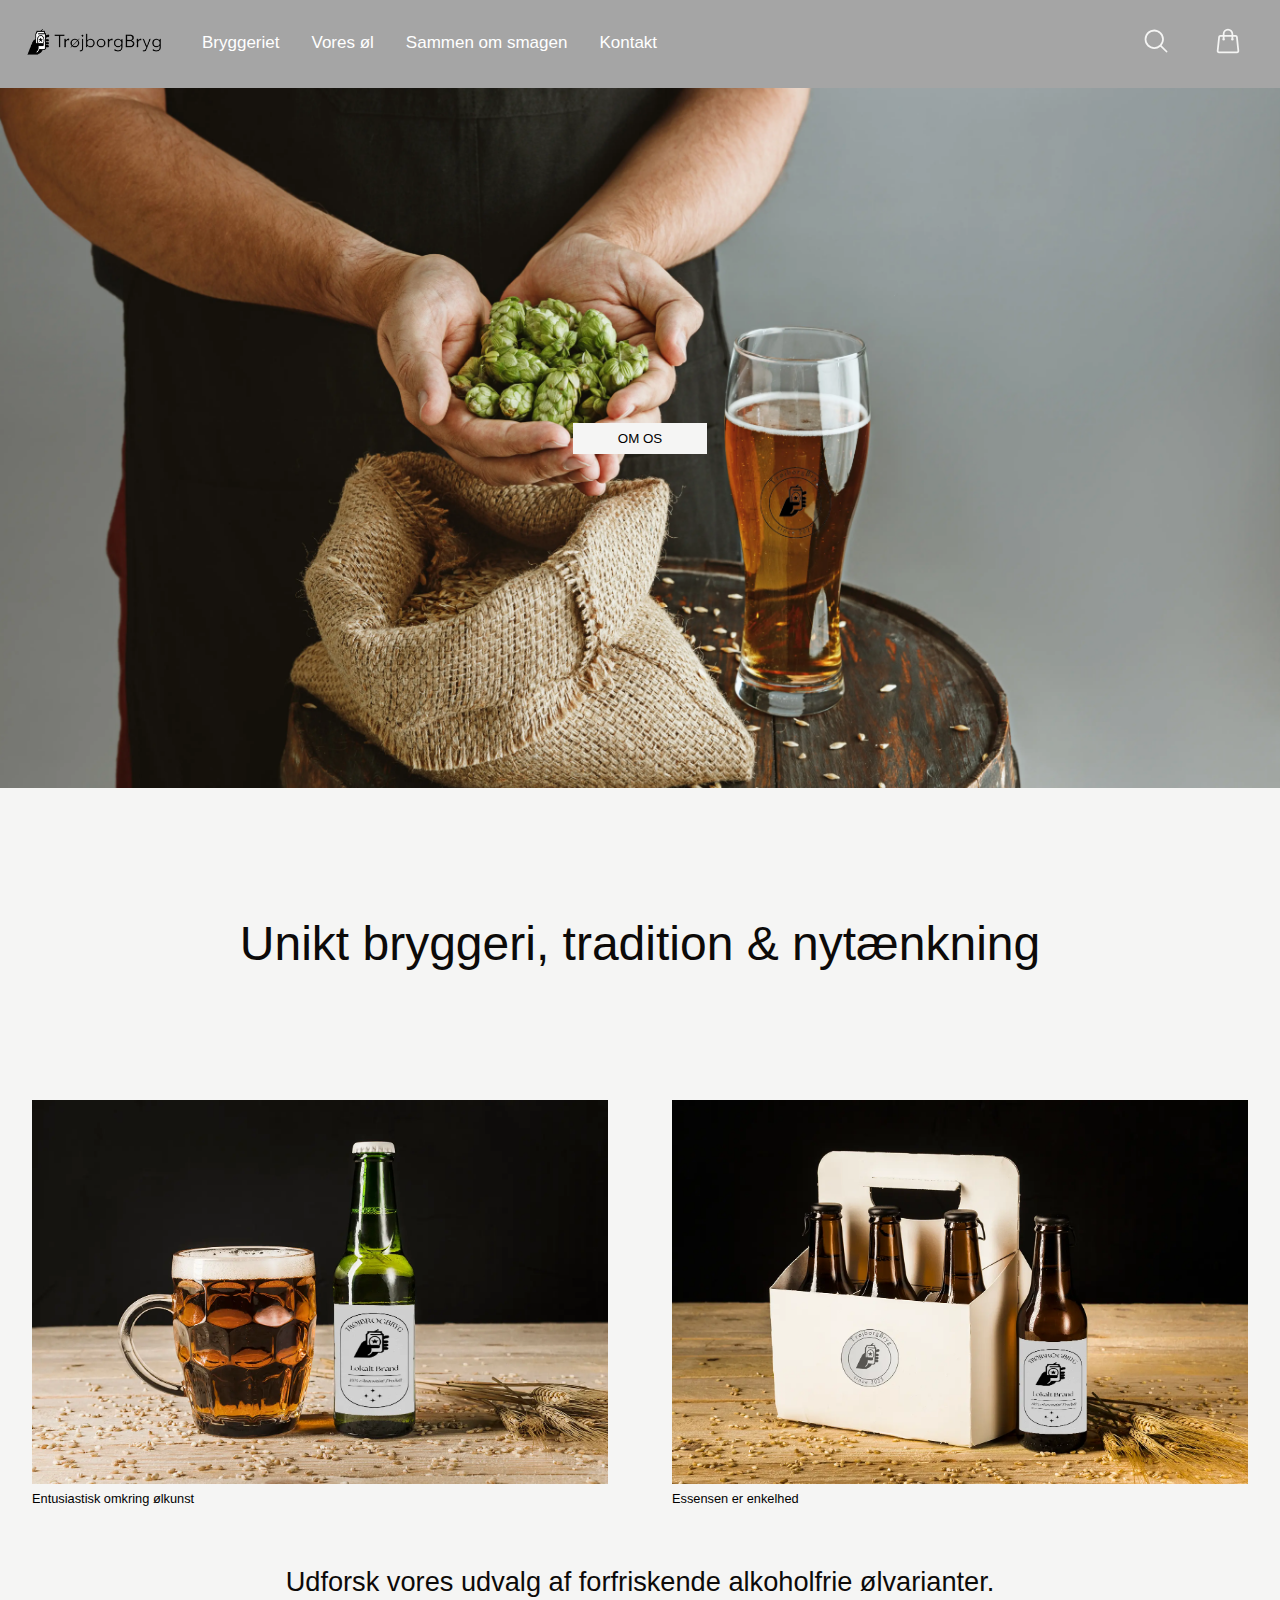
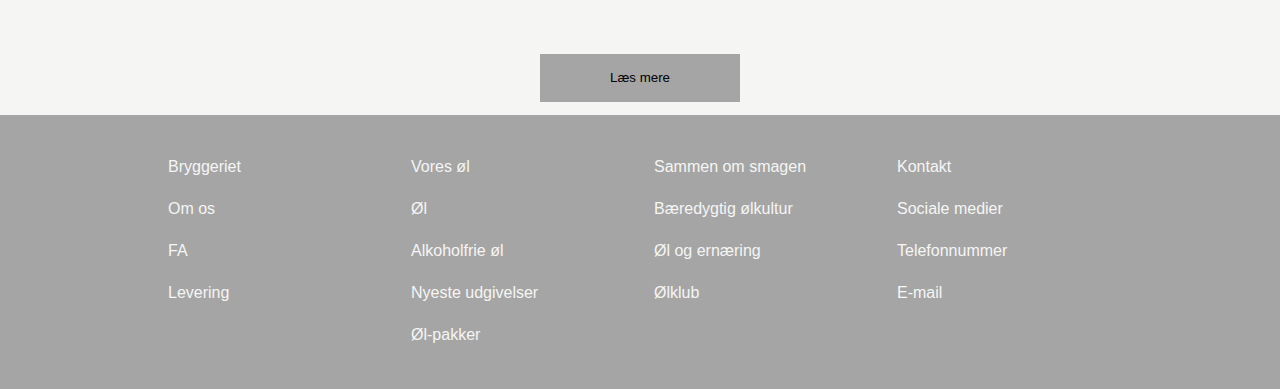
<file: index.html>
<!DOCTYPE html>
<html lang="da">
  <!-- Deklaration af dokumenttype og sprog -->
  <head>
    <!-- Metadata, titel, favicon, stilsheets og scriptreferencer -->
    <meta charset="UTF-8" />
    <meta name="viewport" content="width=device-width, initial-scale=1.0" />
    <meta name="description" content="Alkoholfri øl fra TrøjborgBryg" />
    <meta name="keywords" content="bryggeri, alkholfri øl" />
    <title>TrøjbrogBryg</title>
    <link rel="icon" type="image/webp" href="images/logo2.webp" />
    <link rel="stylesheet" href="css/style.css" />
    <!-- Ekstern skrifttype fra Fontshare -->
    <link
      href="https://api.fontshare.com/v2/css?f%5B%5D=montserrat@500,700,701,801,200,401,301,400,601,100,101,201,800,300,600,501&display=swap"
      rel="stylesheet"
    />
    <!-- Script til mobilnavigation -->
    <script src="m.nav.js"></script>
  </head>
  <body>
    <!-- Header, hovedindhold, footer og tilbage-til-top knap -->
    <header>
      <!-- Navigationselementer, herunder logo, dropdowns og ikoner -->
      <div class="navmenu" id="mynavmenu">
        <div>
          <!-- Logo -->
          <a href="index.html"><img src="images/logo.webp" alt="logo" /></a>
        </div>
        <!-- Dropdown-menuer for forskellige sektioner -->
        <div class="skjultmenu">
          <button class="skjulknap">
            Bryggeriet
            <i class="fa fa-caret-down"></i>
          </button>
          <div class="skjultmenu-content">
            <a href="om.html">Om os</a>
            <a href="error.html">FAQ</a>
            <a href="error.html">Levering</a>
          </div>
        </div>
        <div class="skjultmenu">
          <button class="skjulknap">
            Vores øl
            <i class="fa fa-caret-down"></i>
          </button>
          <div class="skjultmenu-content">
            <a href="alkoholfri.html">Øl</a>
            <a href="alkoholfri.html">Alkoholfrie øl</a>
            <a href="alkoholfri.html">Nyeste udgivelser</a>
            <a href="error.html">Øl-pakker</a>
          </div>
        </div>
        <div class="skjultmenu">
          <button class="skjulknap">
            Sammen om smagen
            <i class="fa fa-caret-down"></i>
          </button>
          <div class="skjultmenu-content">
            <a href="kultur.html">Bæredygtig ølkultur</a>
            <a href="ølogernæring.html">Øl og ernæring</a>
            <a href="error.html">Ølklub</a>
          </div>
        </div>
        <div class="skjultmenu">
          <button class="skjulknap">
            Kontakt
            <i class="fa fa-caret-down"></i>
          </button>
          <div class="skjultmenu-content">
            <a href="error.html">Sociale medier</a>
            <a href="error.html">Telefonnummer</a>
            <a href="error.html">E-mail</a>
          </div>
        </div>
        <!-- Søge- og indkøbskurv ikoner -->
        <div class="toplinje__icons">
          <a href="error.html"
            ><button class="toplinje__search" aria-label="Søg">
              <!-- SVG-ikon for søgefunktion -->
              <svg
                xmlns="http://www.w3.org/2000/svg"
                viewBox="0 0 24 24"
                fill="currentColor"
              >
                <path
                  fill-rule="evenodd"
                  d="M10.5 3.75a6.75 6.75 0 100 13.5 6.75 6.75 0 000-13.5zM2.25 10.5a8.25 8.25 0 1114.59 5.28l4.69 4.69a.75.75 0 11-1.06 1.06l-4.69-4.69A8.25 8.25 0 012.25 10.5z"
                  clip-rule="evenodd"
                />
              </svg></button
          ></a>
          <a href="error.html"
            ><button class="toplinje__shopping" aria-label="Indkøbskurv">
              <!-- SVG-ikon for indkøbskurv -->
              <svg
                xmlns="http://www.w3.org/2000/svg"
                fill="none"
                viewBox="0 0 24 24"
                stroke-width="1.5"
                stroke="currentColor"
              >
                <path
                  stroke-linecap="round"
                  stroke-linejoin="round"
                  d="M15.75 10.5V6a3.75 3.75 0 10-7.5 0v4.5m11.356-1.993l1.263 12c.07.665-.45 1.243-1.119 1.243H4.25a1.125 1.125 0 01-1.12-1.243l1.264-12A1.125 1.125 0 015.513 7.5h12.974c.576 0 1.059.435 1.119 1.007zM8.625 10.5a.375.375 0 11-.75 0 .375.375 0 01.75 0zm7.5 0a.375.375 0 11-.75 0 .375.375 0 01.75 0z"
                />
              </svg>
            </button>
          </a>
        </div>
        <!-- Hamburger-ikon for mobilmenu -->
        <a
          href="javascript:void(0);"
          style="font-size: 35px"
          class="icon"
          onclick="myFunction()"
          >&#9776;</a
        >
      </div>
    </header>
    <main>
      <!-- Hero-sektion, tekstindhold og call-to-action knap -->
      <section class="container">
        <!-- Container til hero-banneret -->
        <div class="hero forside-banner">
          <a href="om.html">
            <button class="hero__button">OM OS</button>
          </a>
        </div>
      </section>

      <h1 id="overskrift1">Unikt bryggeri, tradition & nytænkning</h1>
      <!-- Bryg__container-sektion med billeder og tekst -->
      <section class="bryg__container">
        <div class="øl_container">
          <img class="øl" src="images/flaske.webp" alt="øl" />
        </div>
        <div class="text-container1">
          <p>Entusiastisk omkring ølkunst</p>
        </div>
        <div class="flereøl_container">
          <img class="flereøl" src="images/4flaske.webp" alt="flereøl" />
        </div>
        <div class="text-container2">
          <p>Essensen er enkelhed</p>
        </div>
      </section>
      <h3 class="underoverskrift1">
        Udforsk vores udvalg af forfriskende alkoholfrie ølvarianter.
      </h3>
      <div class="center">
        <a href="alkoholfri.html">
          <button class="grey-button">Læs mere</button>
        </a>
      </div>
    </main>

    <!-- Footer-sektion med faner og yderligere links -->
    <foot class="container">
      <div class="foot__pages">
        <div class="foot__w">
          <div class="wrap-1">
            <input type="radio" id="tab-1" name="tabs" />
            <label for="tab-1">
              <div>Lukket menu</div>
              <div class="kryds"></div>
            </label>
            <div class="content"></div>
          </div>
          <div class="wrap-5">
            <input type="radio" id="tab-5" name="tabs" />
            <label for="tab-5">
              <div>Bryggeriet</div>
              <div class="kryds"></div>
            </label>
            <div class="content">
              <a href="om.html">Om os</a>
              <a href="error.html">FAQ</a>
              <a href="error.html">Levering</a>
            </div>
          </div>
          <div class="wrap-2">
            <input type="radio" id="tab-2" name="tabs" />
            <label for="tab-2">
              <div>Vores øl</div>
              <div class="kryds"></div>
            </label>
            <div class="content">
              <a href="alkoholfri.html">Øl</a>
              <a href="alkoholfri.html">Alkoholfrie øl</a>
              <a href="alkoholfri.html">Nyeste udgivelser</a>
              <a href="error.html">Øl-pakker</a>
            </div>
          </div>
          <div class="wrap-3">
            <input type="radio" id="tab-3" name="tabs" />
            <label for="tab-3">
              <div>Sammen om smagen</div>
              <div class="kryds"></div>
            </label>
            <div class="content">
              <a href="kultur.html">Bæredygtig ølkultur</a>
              <a href="ølogernæring.html">Øl og ernæring</a>
              <a href="error.html">Ølklub</a>
            </div>
          </div>
          <div class="wrap-4">
            <input type="radio" id="tab-4" name="tabs" />
            <label for="tab-4">
              <div>Kontakt</div>
              <div class="kryds"></div>
            </label>
            <div class="content">
              <a href="error.html">Sociale medier</a>
              <a href="error.html">Telefonnummer</a>
              <a href="error.html">E-mail</a>
            </div>
          </div>
        </div>
      </div>

      <!-- Footer-sider med åbne links -->

      <div class="foot__pages2">
        <div class="foot__tilpas">
          <div class="foot-1">
            <p>
              <a href="#"><strong>Bryggeriet</strong></a>
            </p>
            <p><a href="om.html">Om os</a></p>
            <p><a href="error.html">FA</a></p>
            <p><a href="error.html">Levering</a></p>
          </div>
          <div class="foot-2">
            <p>
              <a href="error.html"><strong>Vores øl</strong></a>
            </p>
            <p><a href="alkoholfri.html">Øl</a></p>
            <p><a href="alkoholfri.html">Alkoholfrie øl</a></p>
            <p><a href="alkoholfri.html">Nyeste udgivelser</a></p>
            <p><a href="error.html">Øl-pakker</a></p>
          </div>
          <div class="foot-3">
            <p>
              <a href="#"><strong>Sammen om smagen</strong></a>
            </p>
            <p>
              <a href="kultur.html">Bæredygtig ølkultur</a>
            </p>
            <p><a href="ølogernæring.html">Øl og ernæring</a></p>
            <p><a href="error.html">Ølklub</a></p>
          </div>
          <div class="foot-4">
            <p>
              <a href="#"><strong>Kontakt</strong></a>
            </p>
            <p><a href="error.html">Sociale medier</a></p>
            <p><a href="error.html">Telefonnummer</a></p>
            <p><a href="error.html">E-mail</a></p>
          </div>
        </div>
      </div>
    </foot>
    <!-- Tilbage-til-top knap script -->
    <button id="toTopBtn">Tilbage til toppen</button>
    <script src="m.nav.js"></script>
  </body>
</html>
</file>
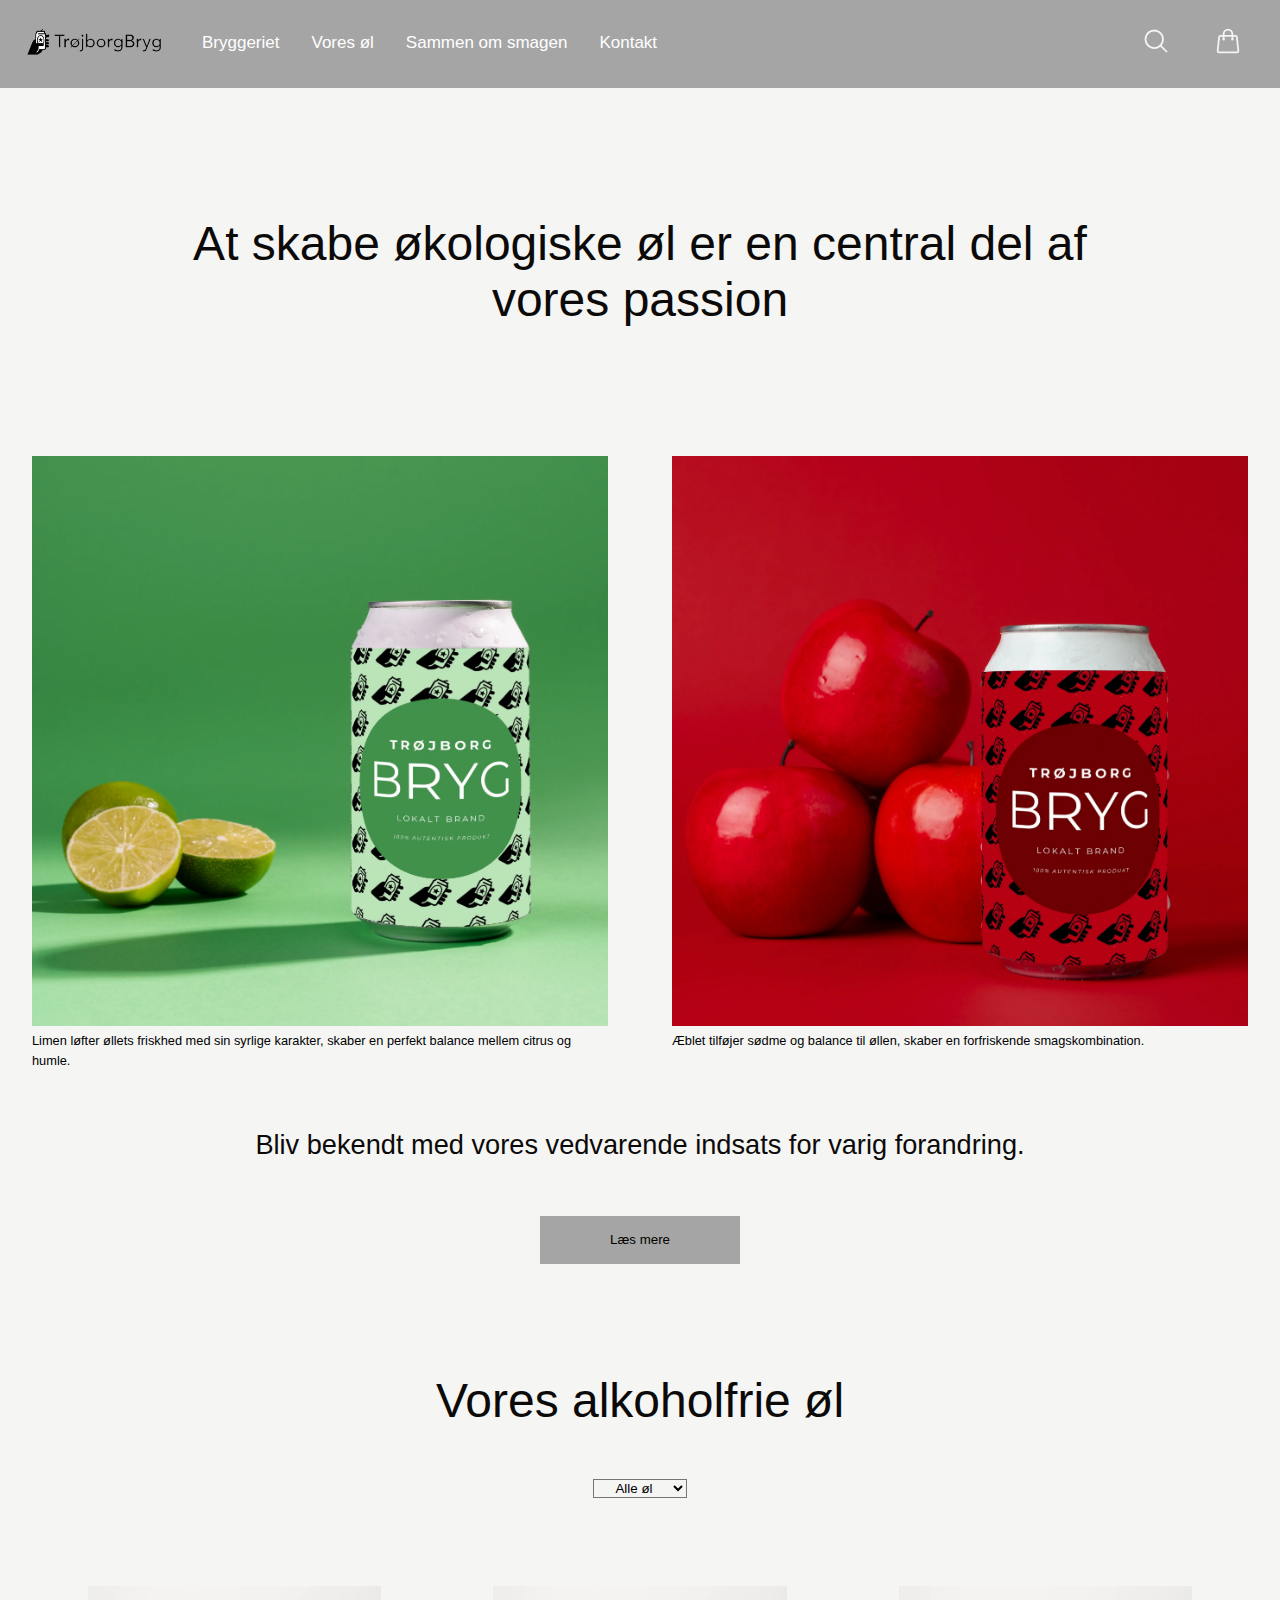
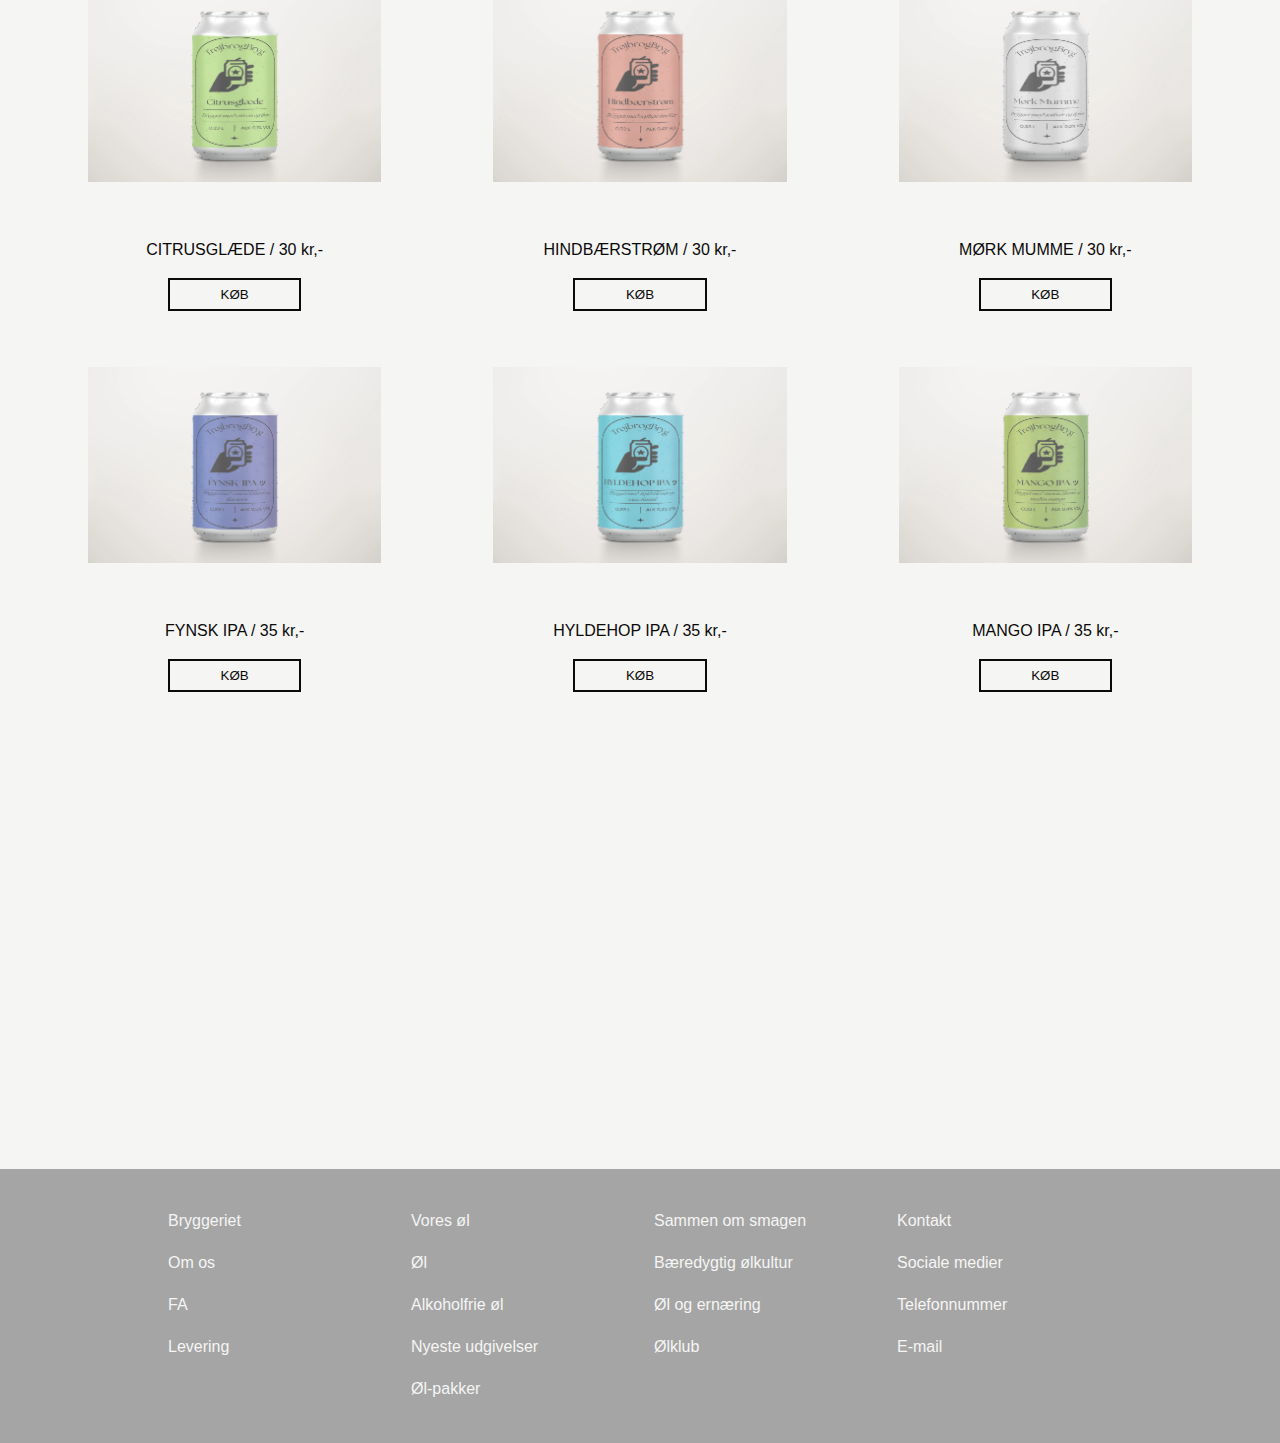
<file: alkoholfri.html>
<!DOCTYPE html>
<html lang="da">
  <!-- Deklaration af dokumenttype og sprog -->
  <head>
    <!-- Metadata, titel, favicon, stilsheets og scriptreferencer -->
    <meta charset="UTF-8" />
    <meta name="viewport" content="width=device-width, initial-scale=1.0" />
    <meta name="description" content="Alkoholfri øl fra TrøjborgBryg" />
    <meta name="keywords" content="bryggeri, alkholfri øl" />
    <title>TrøjbrogBryg</title>
    <link rel="icon" type="image/webp" href="images/logo2.webp" />
    <link rel="stylesheet" href="css/style.css" />
    <!-- Ekstern skrifttype fra Fontshare -->
    <link
      href="https://api.fontshare.com/v2/css?f%5B%5D=montserrat@500,700,701,801,200,401,301,400,601,100,101,201,800,300,600,501&display=swap"
      rel="stylesheet"
    />
    <!-- Script til mobilnavigation -->
    <script src="m.nav.js"></script>
  </head>
  <body>
    <!-- Header, hovedindhold, footer og tilbage-til-top knap -->
    <header>
      <!-- Navigationselementer, herunder logo, dropdowns og ikoner -->
      <div class="navmenu" id="mynavmenu">
        <div>
          <!-- Logo -->
          <a href="index.html"><img src="images/logo.webp" alt="logo" /></a>
        </div>
        <!-- Dropdown-menuer for forskellige sektioner -->
        <div class="skjultmenu">
          <button class="skjulknap">
            Bryggeriet
            <i class="fa fa-caret-down"></i>
          </button>
          <div class="skjultmenu-content">
            <a href="om.html">Om os</a>
            <a href="error.html">FAQ</a>
            <a href="error.html">Levering</a>
          </div>
        </div>
        <div class="skjultmenu">
          <button class="skjulknap">
            Vores øl
            <i class="fa fa-caret-down"></i>
          </button>
          <div class="skjultmenu-content">
            <a href="alkoholfri.html">Øl</a>
            <a href="alkoholfri.html">Alkoholfrie øl</a>
            <a href="alkoholfri.html">Nyeste udgivelser</a>
            <a href="error.html">Øl-pakker</a>
          </div>
        </div>
        <div class="skjultmenu">
          <button class="skjulknap">
            Sammen om smagen
            <i class="fa fa-caret-down"></i>
          </button>
          <div class="skjultmenu-content">
            <a href="kultur.html">Bæredygtig ølkultur</a>
            <a href="ølogernæring.html">Øl og ernæring</a>
            <a href="error.html">Ølklub</a>
          </div>
        </div>
        <div class="skjultmenu">
          <button class="skjulknap">
            Kontakt
            <i class="fa fa-caret-down"></i>
          </button>
          <div class="skjultmenu-content">
            <a href="error.html">Sociale medier</a>
            <a href="error.html">Telefonnummer</a>
            <a href="error.html">E-mail</a>
          </div>
        </div>
        <!-- Søge- og indkøbskurv ikoner -->
        <div class="toplinje__icons">
          <a href="error.html"
            ><button class="toplinje__search" aria-label="Søg">
              <!-- SVG-ikon for søgefunktion -->
              <svg
                xmlns="http://www.w3.org/2000/svg"
                viewBox="0 0 24 24"
                fill="currentColor"
              >
                <path
                  fill-rule="evenodd"
                  d="M10.5 3.75a6.75 6.75 0 100 13.5 6.75 6.75 0 000-13.5zM2.25 10.5a8.25 8.25 0 1114.59 5.28l4.69 4.69a.75.75 0 11-1.06 1.06l-4.69-4.69A8.25 8.25 0 012.25 10.5z"
                  clip-rule="evenodd"
                />
              </svg></button
          ></a>
          <a href="error.html"
            ><button class="toplinje__shopping" aria-label="Indkøbskurv">
              <!-- SVG-ikon for indkøbskurv -->
              <svg
                xmlns="http://www.w3.org/2000/svg"
                fill="none"
                viewBox="0 0 24 24"
                stroke-width="1.5"
                stroke="currentColor"
              >
                <path
                  stroke-linecap="round"
                  stroke-linejoin="round"
                  d="M15.75 10.5V6a3.75 3.75 0 10-7.5 0v4.5m11.356-1.993l1.263 12c.07.665-.45 1.243-1.119 1.243H4.25a1.125 1.125 0 01-1.12-1.243l1.264-12A1.125 1.125 0 015.513 7.5h12.974c.576 0 1.059.435 1.119 1.007zM8.625 10.5a.375.375 0 11-.75 0 .375.375 0 01.75 0zm7.5 0a.375.375 0 11-.75 0 .375.375 0 01.75 0z"
                />
              </svg>
            </button>
          </a>
        </div>
        <!-- Hamburger-ikon for mobilmenu -->
        <a
          href="javascript:void(0);"
          style="font-size: 35px"
          class="icon"
          onclick="myFunction()"
          >&#9776;</a
        >
      </div>
    </header>
    <main>
      <!-- Overskrift 1: Beskriver passionen for at skabe økologiske øl -->
      <h1 id="overskrift1">
        At skabe økologiske øl er en central del af vores passion
      </h1>
      <!-- Sektion med billeder og tekst om forskellige øltyper -->
      <section class="bryg__container">
        <div class="øl_container">
          <img class="øl" src="images/limelogo.webp" alt="øl" />
        </div>
        <div class="text-container1">
          <p>
            Limen løfter øllets friskhed med sin syrlige karakter, skaber en
            perfekt balance mellem citrus og humle.
          </p>
        </div>
        <div class="flereøl_container">
          <img class="flereøl" src="images/æblelogo.webp" alt="flereøl" />
        </div>
        <div class="text-container2">
          <p>
            Æblet tilføjer sødme og balance til øllen, skaber en forfriskende
            smagskombination.
          </p>
        </div>
      </section>
      <!-- Underoverskrift 1: Beskriver den vedvarende indsats for varig forandring -->
      <h3 class="underoverskrift1">
        Bliv bekendt med vores vedvarende indsats for varig forandring.
      </h3>
      <!-- Centralt placeret knap, der linker til en side om kultur -->
      <div class="center">
        <a href="kultur.html">
          <button class="grey-button">Læs mere</button>
        </a>
      </div>

      <!-- Sektion om alkoholfrie øl -->
      <section class="container">
        <!-- Overskrift 2: Beskriver kategorien "Vores alkoholfrie øl" -->
        <h1 id="overskrift2">Vores alkoholfrie øl</h1>

        <!-- Filtreringsmenu for at vælge kategori -->
        <label for="filterSelect">Vælg kategori:</label>
        <select id="filterSelect">
          <option value="alle">Alle øl</option>
          <option value="ipa">IPA</option>
          <option value="laveste">Laveste pris</option>
          <option value="højeste">Højeste pris</option>
        </select>
        <!-- Grid med billeder, navne, priser og købsknapper for forskellige øltyper -->
        <div class="bryg__kollage">
          <!-- Hver øl er repræsenteret som en individuel grid-enhed -->
          <div class="bryg1">
            <!-- Billede, navn, pris og købsknap for første øl -->
            <img src="images/citrusglæde.webp" alt="øl1" />
            <h3>CITRUSGLÆDE / 30 kr,-</h3>
            <a href="error.html"><button>KØB</button></a>
          </div>
          <div class="bryg2">
            <img src="images/hindbærstrøm.webp" alt="øl2" />
            <h3>HINDBÆRSTRØM / 30 kr,-</h3>
            <a href="error.html"><button>KØB</button></a>
          </div>
          <div class="bryg3">
            <img src="images/mørkmumme.webp" alt="øl3" />
            <h3>MØRK MUMME / 30 kr,-</h3>
            <a href="error.html"><button>KØB</button></a>
          </div>
          <div class="bryg4">
            <img src="images/fynskipa.webp" alt="øl4" />
            <h3>FYNSK IPA / 35 kr,-</h3>
            <a href="error.html"><button>KØB</button></a>
          </div>
          <div class="bryg5">
            <img src="images/hyldeipa.webp" alt="øl5" />
            <h3>HYLDEHOP IPA / 35 kr,-</h3>
            <a href="error.html"><button>KØB</button></a>
          </div>
          <div class="bryg6">
            <img src="images/mangoipa.webp" alt="øl6" />
            <h3>MANGO IPA / 35 kr,-</h3>
            <a href="error.html"><button>KØB</button></a>
          </div>
        </div>
      </section>
    </main>

    <!-- Pop ud footer -->
    <foot class="container">
      <div class="foot__pages">
        <div class="foot__w">
          <div class="wrap-1">
            <input type="radio" id="tab-1" name="tabs" />
            <label for="tab-1">
              <div>Lukket menu</div>
              <div class="kryds"></div>
            </label>
            <div class="content"></div>
          </div>
          <div class="wrap-5">
            <input type="radio" id="tab-5" name="tabs" />
            <label for="tab-5">
              <div>Bryggeriet</div>
              <div class="kryds"></div>
            </label>
            <div class="content">
              <a href="om.html">Om os</a>
              <a href="error.html">FAQ</a>
              <a href="error.html">Levering</a>
            </div>
          </div>
          <div class="wrap-2">
            <input type="radio" id="tab-2" name="tabs" />
            <label for="tab-2">
              <div>Vores øl</div>
              <div class="kryds"></div>
            </label>
            <div class="content">
              <a href="alkoholfri.html">Øl</a>
              <a href="alkoholfri.html">Alkoholfrie øl</a>
              <a href="alkoholfri.html">Nyeste udgivelser</a>
              <a href="error.html">Øl-pakker</a>
            </div>
          </div>
          <div class="wrap-3">
            <input type="radio" id="tab-3" name="tabs" />
            <label for="tab-3">
              <div>Sammen om smagen</div>
              <div class="kryds"></div>
            </label>
            <div class="content">
              <a href="kultur.html">Bæredygtig ølkultur</a>
              <a href="ølogernæring.html">Øl og ernæring</a>
              <a href="error.html">Ølklub</a>
            </div>
          </div>
          <div class="wrap-4">
            <input type="radio" id="tab-4" name="tabs" />
            <label for="tab-4">
              <div>Kontakt</div>
              <div class="kryds"></div>
            </label>
            <div class="content">
              <a href="error.html">Sociale medier</a>
              <a href="error.html">Telefonnummer</a>
              <a href="error.html">E-mail</a>
            </div>
          </div>
        </div>
      </div>

      <!-- Footer pages med åbne links -->

      <div class="foot__pages2">
        <div class="foot__tilpas">
          <div class="foot-1">
            <p>
              <a href="#"><strong>Bryggeriet</strong></a>
            </p>
            <p><a href="om.html">Om os</a></p>
            <p><a href="error.html">FA</a></p>
            <p><a href="error.html">Levering</a></p>
          </div>
          <div class="foot-2">
            <p>
              <a href="error.html"><strong>Vores øl</strong></a>
            </p>
            <p><a href="alkoholfri.html">Øl</a></p>
            <p><a href="alkoholfri.html">Alkoholfrie øl</a></p>
            <p><a href="alkoholfri.html">Nyeste udgivelser</a></p>
            <p><a href="error.html">Øl-pakker</a></p>
          </div>
          <div class="foot-3">
            <p>
              <a href="#"><strong>Sammen om smagen</strong></a>
            </p>
            <p>
              <a href="kultur.html">Bæredygtig ølkultur</a>
            </p>
            <p><a href="ølogernæring.html">Øl og ernæring</a></p>
            <p><a href="error.html">Ølklub</a></p>
          </div>
          <div class="foot-4">
            <p>
              <a href="#"><strong>Kontakt</strong></a>
            </p>
            <p><a href="error.html">Sociale medier</a></p>
            <p><a href="error.html">Telefonnummer</a></p>
            <p><a href="error.html">E-mail</a></p>
          </div>
        </div>
      </div>
    </foot>
    <!-- Tilbage til toppen knap -->
    <button id="toTopBtn">Tilbage til toppen</button>
    <script src="m.nav.js"></script>
  </body>
</html>
</file>
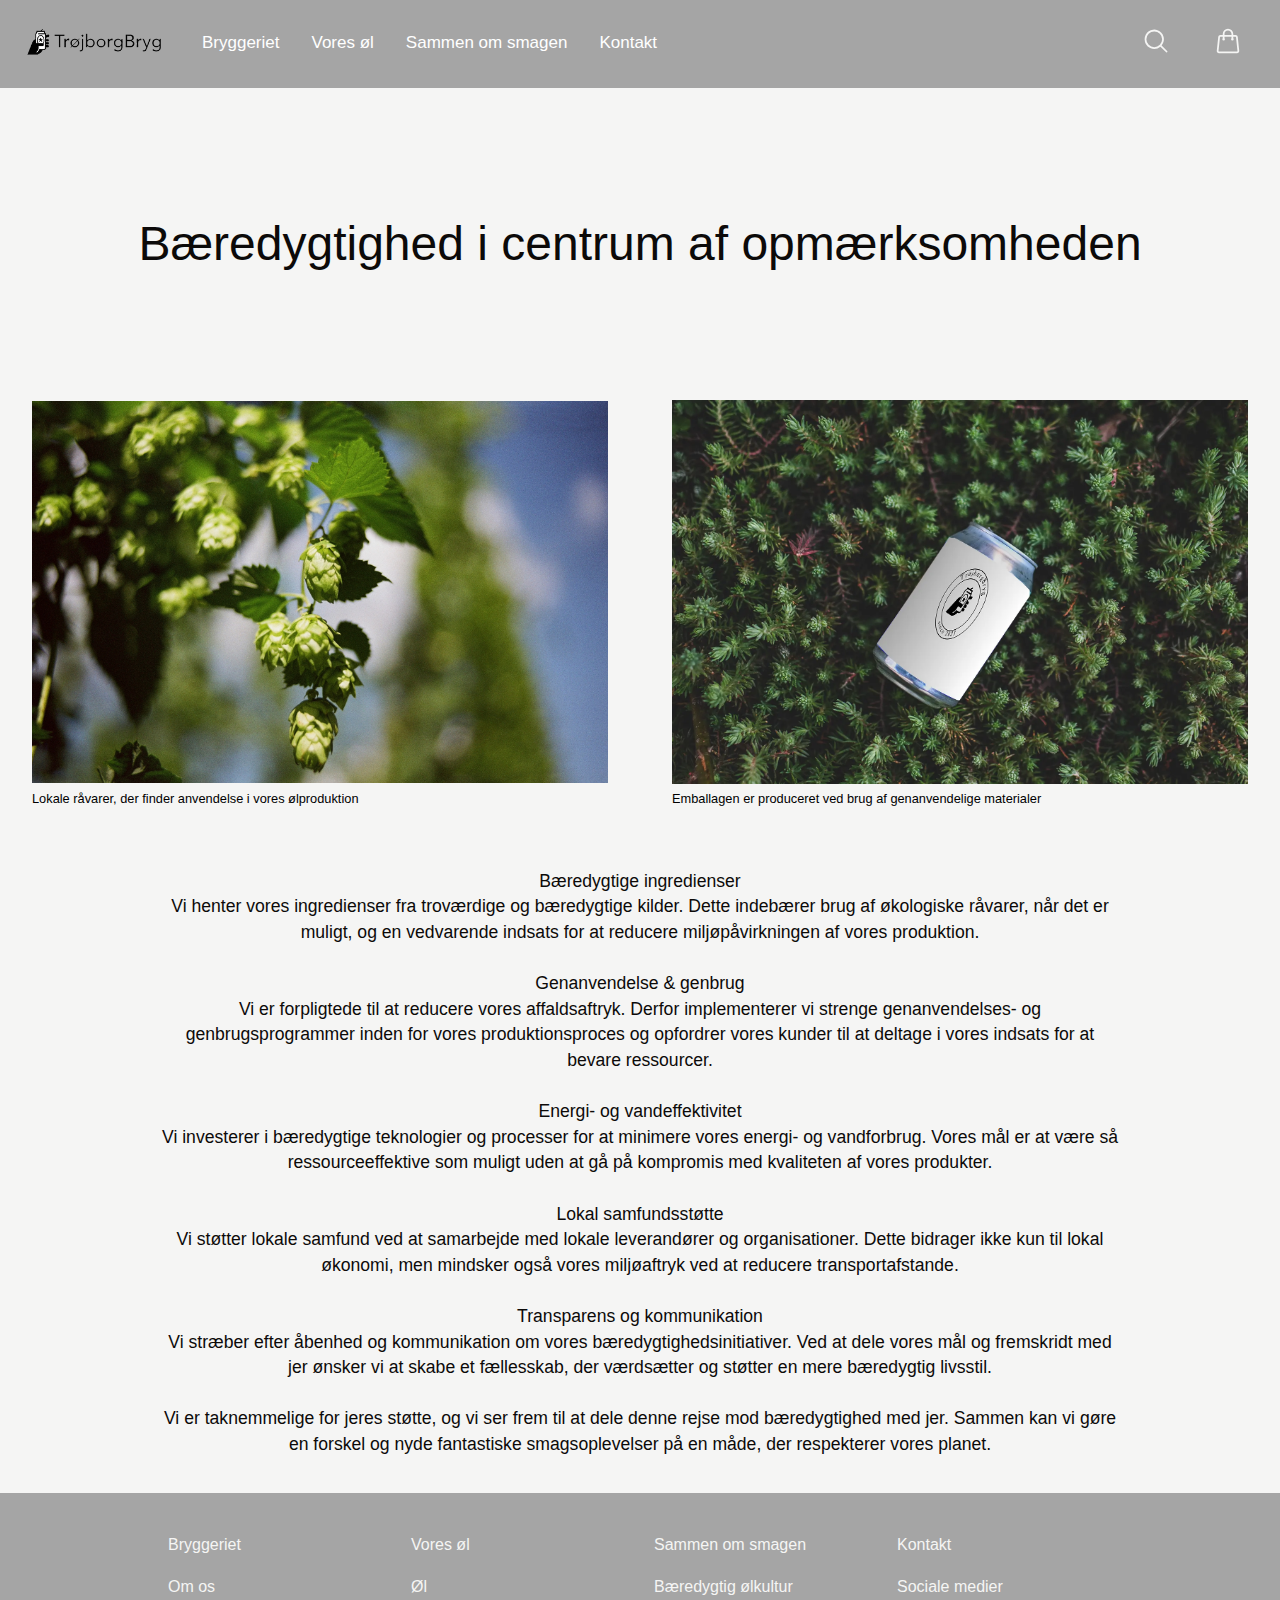
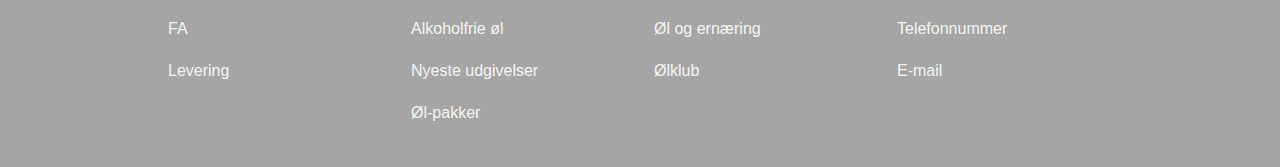
<file: kultur.html>
<!DOCTYPE html>
<html lang="da">
  <!-- Deklaration af dokumenttype og sprog -->
  <head>
    <!-- Metadata, titel, favicon, stilsheets og scriptreferencer -->
    <meta charset="UTF-8" />
    <meta name="viewport" content="width=device-width, initial-scale=1.0" />
    <meta name="description" content="Alkoholfri øl fra TrøjborgBryg" />
    <meta name="keywords" content="bryggeri, alkholfri øl" />
    <title>TrøjbrogBryg</title>
    <link rel="icon" type="image/webp" href="images/logo2.webp" />
    <link rel="stylesheet" href="css/style.css" />
    <!-- Ekstern skrifttype fra Fontshare -->
    <link
      href="https://api.fontshare.com/v2/css?f%5B%5D=montserrat@500,700,701,801,200,401,301,400,601,100,101,201,800,300,600,501&display=swap"
      rel="stylesheet"
    />
    <!-- Script til mobilnavigation -->
    <script src="m.nav.js"></script>
  </head>
  <body>
    <!-- Header, hovedindhold, footer og tilbage-til-top knap -->
    <header>
      <!-- Navigationselementer, herunder logo, dropdowns og ikoner -->
      <div class="navmenu" id="mynavmenu">
        <div>
          <!-- Logo -->
          <a href="index.html"><img src="images/logo.webp" alt="logo" /></a>
        </div>
        <!-- Dropdown-menuer for forskellige sektioner -->
        <div class="skjultmenu">
          <button class="skjulknap">
            Bryggeriet
            <i class="fa fa-caret-down"></i>
          </button>
          <div class="skjultmenu-content">
            <a href="om.html">Om os</a>
            <a href="error.html">FAQ</a>
            <a href="error.html">Levering</a>
          </div>
        </div>
        <div class="skjultmenu">
          <button class="skjulknap">
            Vores øl
            <i class="fa fa-caret-down"></i>
          </button>
          <div class="skjultmenu-content">
            <a href="alkoholfri.html">Øl</a>
            <a href="alkoholfri.html">Alkoholfrie øl</a>
            <a href="alkoholfri.html">Nyeste udgivelser</a>
            <a href="error.html">Øl-pakker</a>
          </div>
        </div>
        <div class="skjultmenu">
          <button class="skjulknap">
            Sammen om smagen
            <i class="fa fa-caret-down"></i>
          </button>
          <div class="skjultmenu-content">
            <a href="kultur.html">Bæredygtig ølkultur</a>
            <a href="ølogernæring.html">Øl og ernæring</a>
            <a href="error.html">Ølklub</a>
          </div>
        </div>
        <div class="skjultmenu">
          <button class="skjulknap">
            Kontakt
            <i class="fa fa-caret-down"></i>
          </button>
          <div class="skjultmenu-content">
            <a href="error.html">Sociale medier</a>
            <a href="error.html">Telefonnummer</a>
            <a href="error.html">E-mail</a>
          </div>
        </div>
        <!-- Søge- og indkøbskurv ikoner -->
        <div class="toplinje__icons">
          <a href="error.html"
            ><button class="toplinje__search" aria-label="Søg">
              <!-- SVG-ikon for søgefunktion -->
              <svg
                xmlns="http://www.w3.org/2000/svg"
                viewBox="0 0 24 24"
                fill="currentColor"
              >
                <path
                  fill-rule="evenodd"
                  d="M10.5 3.75a6.75 6.75 0 100 13.5 6.75 6.75 0 000-13.5zM2.25 10.5a8.25 8.25 0 1114.59 5.28l4.69 4.69a.75.75 0 11-1.06 1.06l-4.69-4.69A8.25 8.25 0 012.25 10.5z"
                  clip-rule="evenodd"
                />
              </svg></button
          ></a>
          <a href="error.html"
            ><button class="toplinje__shopping" aria-label="Indkøbskurv">
              <!-- SVG-ikon for indkøbskurv -->
              <svg
                xmlns="http://www.w3.org/2000/svg"
                fill="none"
                viewBox="0 0 24 24"
                stroke-width="1.5"
                stroke="currentColor"
              >
                <path
                  stroke-linecap="round"
                  stroke-linejoin="round"
                  d="M15.75 10.5V6a3.75 3.75 0 10-7.5 0v4.5m11.356-1.993l1.263 12c.07.665-.45 1.243-1.119 1.243H4.25a1.125 1.125 0 01-1.12-1.243l1.264-12A1.125 1.125 0 015.513 7.5h12.974c.576 0 1.059.435 1.119 1.007zM8.625 10.5a.375.375 0 11-.75 0 .375.375 0 01.75 0zm7.5 0a.375.375 0 11-.75 0 .375.375 0 01.75 0z"
                />
              </svg>
            </button>
          </a>
        </div>
        <!-- Hamburger-ikon for mobilmenu -->
        <a
          href="javascript:void(0);"
          style="font-size: 35px"
          class="icon"
          onclick="myFunction()"
        >
          &#9776;
        </a>
      </div>
    </header>
    <main>
      <!-- Overskrift 1: Fremhæver fokus på bæredygtighed -->
      <h1 id="overskrift1">Bæredygtighed i centrum af opmærksomheden</h1>
      <!-- Sektion med billeder og korte beskrivelser af bæredygtige elementer -->
      <section class="bryg__container">
        <div class="øl_container">
          <!-- Billede af humle som repræsentation af lokale råvarer -->
          <img class="øl" src="images/humle.webp" alt="øl" />
        </div>
        <!-- Beskrivelse af brugen af lokale råvarer -->
        <div class="text-container1">
          <p>Lokale råvarer, der finder anvendelse i vores ølproduktion</p>
        </div>
        <!-- Billede af naturøl som repræsentation af genanvendelige materialer -->
        <div class="flereøl_container">
          <img class="flereøl" src="images/naturøl.webp" alt="flereøl" />
        </div>
        <!-- Beskrivelse af brugen af genanvendelige materialer i emballagen -->
        <div class="text-container2">
          <p>Emballagen er produceret ved brug af genanvendelige materialer</p>
        </div>
      </section>
      <!-- Sektion med detaljeret information om bæredygtighedsinitiativer -->
      <section class="container">
        <div class="øl__hero">
          <br />
          <p>
            <strong>Bæredygtige ingredienser</strong>
            <br />
            Vi henter vores ingredienser fra troværdige og bæredygtige kilder.
            Dette indebærer brug af økologiske råvarer, når det er muligt, og en
            vedvarende indsats for at reducere miljøpåvirkningen af vores
            produktion.
            <br />
            <br />
            <strong>Genanvendelse & genbrug</strong>
            <br />Vi er forpligtede til at reducere vores affaldsaftryk. Derfor
            implementerer vi strenge genanvendelses- og genbrugsprogrammer inden
            for vores produktionsproces og opfordrer vores kunder til at deltage
            i vores indsats for at bevare ressourcer.
            <br />
            <br />
            <strong>Energi- og vandeffektivitet</strong>
            <br />Vi investerer i bæredygtige teknologier og processer for at
            minimere vores energi- og vandforbrug. Vores mål er at være så
            ressourceeffektive som muligt uden at gå på kompromis med kvaliteten
            af vores produkter.
            <br />
            <br />
            <strong>Lokal samfundsstøtte</strong>
            <br />Vi støtter lokale samfund ved at samarbejde med lokale
            leverandører og organisationer. Dette bidrager ikke kun til lokal
            økonomi, men mindsker også vores miljøaftryk ved at reducere
            transportafstande.
            <br />
            <br />
            <strong>Transparens og kommunikation</strong>
            <br />Vi stræber efter åbenhed og kommunikation om vores
            bæredygtighedsinitiativer. Ved at dele vores mål og fremskridt med
            jer ønsker vi at skabe et fællesskab, der værdsætter og støtter en
            mere bæredygtig livsstil.
            <br />
            <br />Vi er taknemmelige for jeres støtte, og vi ser frem til at
            dele denne rejse mod bæredygtighed med jer. Sammen kan vi gøre en
            forskel og nyde fantastiske smagsoplevelser på en måde, der
            respekterer vores planet.
          </p>
        </div>
      </section>
    </main>

    <!-- Pop ud footer -->
    <foot class="container">
      <div class="foot__pages">
        <div class="foot__w">
          <div class="wrap-1">
            <input type="radio" id="tab-1" name="tabs" />
            <label for="tab-1">
              <div>Lukket menu</div>
              <div class="kryds"></div>
            </label>
            <div class="content"></div>
          </div>
          <div class="wrap-5">
            <input type="radio" id="tab-5" name="tabs" />
            <label for="tab-5">
              <div>Bryggeriet</div>
              <div class="kryds"></div>
            </label>
            <div class="content">
              <a href="om.html">Om os</a>
              <a href="error.html">FAQ</a>
              <a href="error.html">Levering</a>
            </div>
          </div>
          <div class="wrap-2">
            <input type="radio" id="tab-2" name="tabs" />
            <label for="tab-2">
              <div>Vores øl</div>
              <div class="kryds"></div>
            </label>
            <div class="content">
              <a href="alkoholfri.html">Øl</a>
              <a href="alkoholfri.html">Alkoholfrie øl</a>
              <a href="alkoholfri.html">Nyeste udgivelser</a>
              <a href="error.html">Øl-pakker</a>
            </div>
          </div>
          <div class="wrap-3">
            <input type="radio" id="tab-3" name="tabs" />
            <label for="tab-3">
              <div>Sammen om smagen</div>
              <div class="kryds"></div>
            </label>
            <div class="content">
              <a href="kultur.html">Bæredygtig ølkultur</a>
              <a href="ølogernæring.html">Øl og ernæring</a>
              <a href="error.html">Ølklub</a>
            </div>
          </div>
          <div class="wrap-4">
            <input type="radio" id="tab-4" name="tabs" />
            <label for="tab-4">
              <div>Kontakt</div>
              <div class="kryds"></div>
            </label>
            <div class="content">
              <a href="error.html">Sociale medier</a>
              <a href="error.html">Telefonnummer</a>
              <a href="error.html">E-mail</a>
            </div>
          </div>
        </div>
      </div>

      <!-- Footer pages med åbne links -->

      <div class="foot__pages2">
        <div class="foot__tilpas">
          <div class="foot-1">
            <p>
              <a href="#"><strong>Bryggeriet</strong></a>
            </p>
            <p><a href="om.html">Om os</a></p>
            <p><a href="error.html">FA</a></p>
            <p><a href="error.html">Levering</a></p>
          </div>
          <div class="foot-2">
            <p>
              <a href="error.html"><strong>Vores øl</strong></a>
            </p>
            <p><a href="alkoholfri.html">Øl</a></p>
            <p><a href="alkoholfri.html">Alkoholfrie øl</a></p>
            <p><a href="alkoholfri.html">Nyeste udgivelser</a></p>
            <p><a href="error.html">Øl-pakker</a></p>
          </div>
          <div class="foot-3">
            <p>
              <a href="#"><strong>Sammen om smagen</strong></a>
            </p>
            <p>
              <a href="kultur.html">Bæredygtig ølkultur</a>
            </p>
            <p><a href="ølogernæring.html">Øl og ernæring</a></p>
            <p><a href="error.html">Ølklub</a></p>
          </div>
          <div class="foot-4">
            <p>
              <a href="#"><strong>Kontakt</strong></a>
            </p>
            <p><a href="error.html">Sociale medier</a></p>
            <p><a href="error.html">Telefonnummer</a></p>
            <p><a href="error.html">E-mail</a></p>
          </div>
        </div>
      </div>
    </foot>
    <!-- Tilbage til toppen knap -->
    <button id="toTopBtn">Tilbage til toppen</button>
    <script src="m.nav.js"></script>
  </body>
</html>
</file>
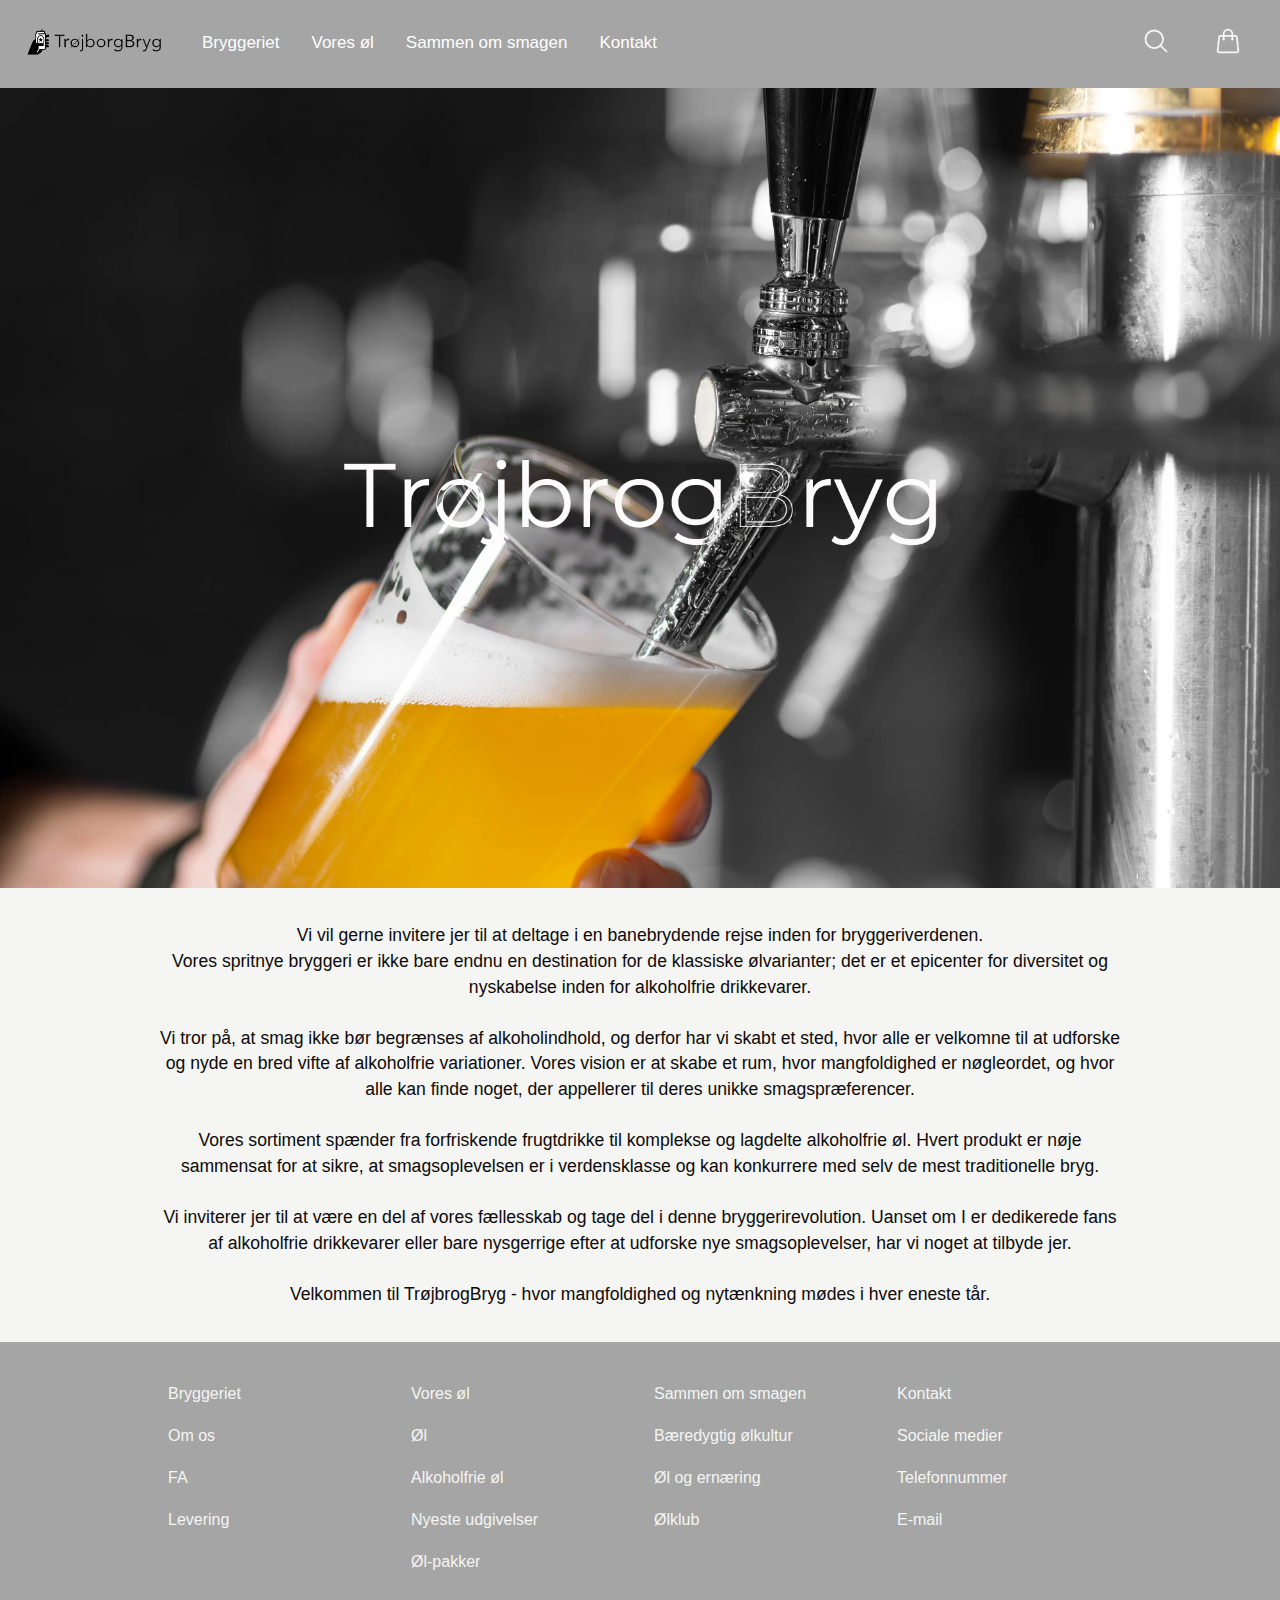
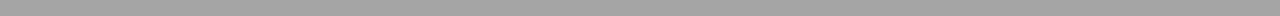
<file: om.html>
<!DOCTYPE html>
<html lang="da">
  <!-- Deklaration af dokumenttype og sprog -->
  <head>
    <!-- Metadata, titel, favicon, stilsheets og scriptreferencer -->
    <meta charset="UTF-8" />
    <meta name="viewport" content="width=device-width, initial-scale=1.0" />
    <meta name="description" content="Alkoholfri øl fra TrøjborgBryg" />
    <meta name="keywords" content="bryggeri, alkholfri øl" />
    <title>TrøjbrogBryg</title>
    <link rel="icon" type="image/webp" href="images/logo2.webp" />
    <link rel="stylesheet" href="css/style.css" />
    <!-- Ekstern skrifttype fra Fontshare -->
    <link
      href="https://api.fontshare.com/v2/css?f%5B%5D=montserrat@500,700,701,801,200,401,301,400,601,100,101,201,800,300,600,501&display=swap"
      rel="stylesheet"
    />
    <!-- Script til mobilnavigation -->
    <script src="m.nav.js"></script>
  </head>
  <body>
    <!-- Header, hovedindhold, footer og tilbage-til-top knap -->
    <header>
      <!-- Navigationselementer, herunder logo, dropdowns og ikoner -->
      <div class="navmenu" id="mynavmenu">
        <div>
          <!-- Logo -->
          <a href="index.html"><img src="images/logo.webp" alt="logo" /></a>
        </div>
        <!-- Dropdown-menuer for forskellige sektioner -->
        <div class="skjultmenu">
          <button class="skjulknap">
            Bryggeriet
            <i class="fa fa-caret-down"></i>
          </button>
          <div class="skjultmenu-content">
            <a href="om.html">Om os</a>
            <a href="error.html">FAQ</a>
            <a href="error.html">Levering</a>
          </div>
        </div>
        <div class="skjultmenu">
          <button class="skjulknap">
            Vores øl
            <i class="fa fa-caret-down"></i>
          </button>
          <div class="skjultmenu-content">
            <a href="alkoholfri.html">Øl</a>
            <a href="alkoholfri.html">Alkoholfrie øl</a>
            <a href="alkoholfri.html">Nyeste udgivelser</a>
            <a href="error.html">Øl-pakker</a>
          </div>
        </div>
        <div class="skjultmenu">
          <button class="skjulknap">
            Sammen om smagen
            <i class="fa fa-caret-down"></i>
          </button>
          <div class="skjultmenu-content">
            <a href="kultur.html">Bæredygtig ølkultur</a>
            <a href="ølogernæring.html">Øl og ernæring</a>
            <a href="error.html">Ølklub</a>
          </div>
        </div>
        <div class="skjultmenu">
          <button class="skjulknap">
            Kontakt
            <i class="fa fa-caret-down"></i>
          </button>
          <div class="skjultmenu-content">
            <a href="error.html">Sociale medier</a>
            <a href="error.html">Telefonnummer</a>
            <a href="error.html">E-mail</a>
          </div>
        </div>
        <!-- Søge- og indkøbskurv ikoner -->
        <div class="toplinje__icons">
          <a href="error.html"
            ><button class="toplinje__search" aria-label="Søg">
              <!-- SVG-ikon for søgefunktion -->
              <svg
                xmlns="http://www.w3.org/2000/svg"
                viewBox="0 0 24 24"
                fill="currentColor"
              >
                <path
                  fill-rule="evenodd"
                  d="M10.5 3.75a6.75 6.75 0 100 13.5 6.75 6.75 0 000-13.5zM2.25 10.5a8.25 8.25 0 1114.59 5.28l4.69 4.69a.75.75 0 11-1.06 1.06l-4.69-4.69A8.25 8.25 0 012.25 10.5z"
                  clip-rule="evenodd"
                />
              </svg></button
          ></a>
          <a href="error.html"
            ><button class="toplinje__shopping" aria-label="Indkøbskurv">
              <!-- SVG-ikon for indkøbskurv -->
              <svg
                xmlns="http://www.w3.org/2000/svg"
                fill="none"
                viewBox="0 0 24 24"
                stroke-width="1.5"
                stroke="currentColor"
              >
                <path
                  stroke-linecap="round"
                  stroke-linejoin="round"
                  d="M15.75 10.5V6a3.75 3.75 0 10-7.5 0v4.5m11.356-1.993l1.263 12c.07.665-.45 1.243-1.119 1.243H4.25a1.125 1.125 0 01-1.12-1.243l1.264-12A1.125 1.125 0 015.513 7.5h12.974c.576 0 1.059.435 1.119 1.007zM8.625 10.5a.375.375 0 11-.75 0 .375.375 0 01.75 0zm7.5 0a.375.375 0 11-.75 0 .375.375 0 01.75 0z"
                />
              </svg>
            </button>
          </a>
        </div>
        <!-- Hamburger-ikon for mobilmenu -->
        <a
          href="javascript:void(0);"
          style="font-size: 35px"
          class="icon"
          onclick="myFunction()"
          >&#9776;</a
        >
      </div>
    </header>
    <main>
      <!-- Sektion med information om TrøjbrogBrygs bryggeri og vision -->
      <section class="container">
        <div class="øl__hero">
          <!-- Billede af taphane for at repræsentere bryggeriet -->
          <img src="images/trøjbrogbryg.webp" alt="tappehane" />
          <!-- Indbydende tekst om TrøjbrogBrygs bryggerioplevelse -->
          <p>
            Vi vil gerne invitere jer til at deltage i en banebrydende rejse
            inden for bryggeriverdenen. <br />Vores spritnye bryggeri er ikke
            bare endnu en destination for de klassiske ølvarianter; det er et
            epicenter for diversitet og nyskabelse inden for alkoholfrie
            drikkevarer.
            <br />
            <br />Vi tror på, at smag ikke bør begrænses af alkoholindhold, og
            derfor har vi skabt et sted, hvor alle er velkomne til at udforske
            og nyde en bred vifte af alkoholfrie variationer. Vores vision er at
            skabe et rum, hvor mangfoldighed er nøgleordet, og hvor alle kan
            finde noget, der appellerer til deres unikke smagspræferencer.
            <br />
            <br />Vores sortiment spænder fra forfriskende frugtdrikke til
            komplekse og lagdelte alkoholfrie øl. Hvert produkt er nøje
            sammensat for at sikre, at smagsoplevelsen er i verdensklasse og kan
            konkurrere med selv de mest traditionelle bryg.
            <br />
            <br />Vi inviterer jer til at være en del af vores fællesskab og
            tage del i denne bryggerirevolution. Uanset om I er dedikerede fans
            af alkoholfrie drikkevarer eller bare nysgerrige efter at udforske
            nye smagsoplevelser, har vi noget at tilbyde jer.
            <br />
            <br /><strong>Velkommen til TrøjbrogBryg </strong> - hvor
            mangfoldighed og nytænkning mødes i hver eneste tår.
          </p>
        </div>
      </section>
    </main>

    <!-- Pop ud footer -->
    <foot class="container">
      <div class="foot__pages">
        <div class="foot__w">
          <div class="wrap-1">
            <input type="radio" id="tab-1" name="tabs" />
            <label for="tab-1">
              <div>Lukket menu</div>
              <div class="kryds"></div>
            </label>
            <div class="content"></div>
          </div>
          <div class="wrap-5">
            <input type="radio" id="tab-5" name="tabs" />
            <label for="tab-5">
              <div>Bryggeriet</div>
              <div class="kryds"></div>
            </label>
            <div class="content">
              <a href="om.html">Om os</a>
              <a href="error.html">FAQ</a>
              <a href="error.html">Levering</a>
            </div>
          </div>
          <div class="wrap-2">
            <input type="radio" id="tab-2" name="tabs" />
            <label for="tab-2">
              <div>Vores øl</div>
              <div class="kryds"></div>
            </label>
            <div class="content">
              <a href="alkoholfri.html">Øl</a>
              <a href="alkoholfri.html">Alkoholfrie øl</a>
              <a href="alkoholfri.html">Nyeste udgivelser</a>
              <a href="error.html">Øl-pakker</a>
            </div>
          </div>
          <div class="wrap-3">
            <input type="radio" id="tab-3" name="tabs" />
            <label for="tab-3">
              <div>Sammen om smagen</div>
              <div class="kryds"></div>
            </label>
            <div class="content">
              <a href="kultur.html">Bæredygtig ølkultur</a>
              <a href="ølogernæring.html">Øl og ernæring</a>
              <a href="error.html">Ølklub</a>
            </div>
          </div>
          <div class="wrap-4">
            <input type="radio" id="tab-4" name="tabs" />
            <label for="tab-4">
              <div>Kontakt</div>
              <div class="kryds"></div>
            </label>
            <div class="content">
              <a href="error.html">Sociale medier</a>
              <a href="error.html">Telefonnummer</a>
              <a href="error.html">E-mail</a>
            </div>
          </div>
        </div>
      </div>

      <!-- Footer pages med åbne links -->

      <div class="foot__pages2">
        <div class="foot__tilpas">
          <div class="foot-1">
            <p>
              <a href="#"><strong>Bryggeriet</strong></a>
            </p>
            <p><a href="om.html">Om os</a></p>
            <p><a href="error.html">FA</a></p>
            <p><a href="error.html">Levering</a></p>
          </div>
          <div class="foot-2">
            <p>
              <a href="error.html"><strong>Vores øl</strong></a>
            </p>
            <p><a href="alkoholfri.html">Øl</a></p>
            <p><a href="alkoholfri.html">Alkoholfrie øl</a></p>
            <p><a href="alkoholfri.html">Nyeste udgivelser</a></p>
            <p><a href="error.html">Øl-pakker</a></p>
          </div>
          <div class="foot-3">
            <p>
              <a href="#"><strong>Sammen om smagen</strong></a>
            </p>
            <p>
              <a href="kultur.html">Bæredygtig ølkultur</a>
            </p>
            <p><a href="ølogernæring.html">Øl og ernæring</a></p>
            <p><a href="error.html">Ølklub</a></p>
          </div>
          <div class="foot-4">
            <p>
              <a href="#"><strong>Kontakt</strong></a>
            </p>
            <p><a href="error.html">Sociale medier</a></p>
            <p><a href="error.html">Telefonnummer</a></p>
            <p><a href="error.html">E-mail</a></p>
          </div>
        </div>
      </div>
    </foot>
    <!-- Tilbage til toppen knap -->
    <button id="toTopBtn">Tilbage til toppen</button>
    <script src="m.nav.js"></script>
  </body>
</html>
</file>
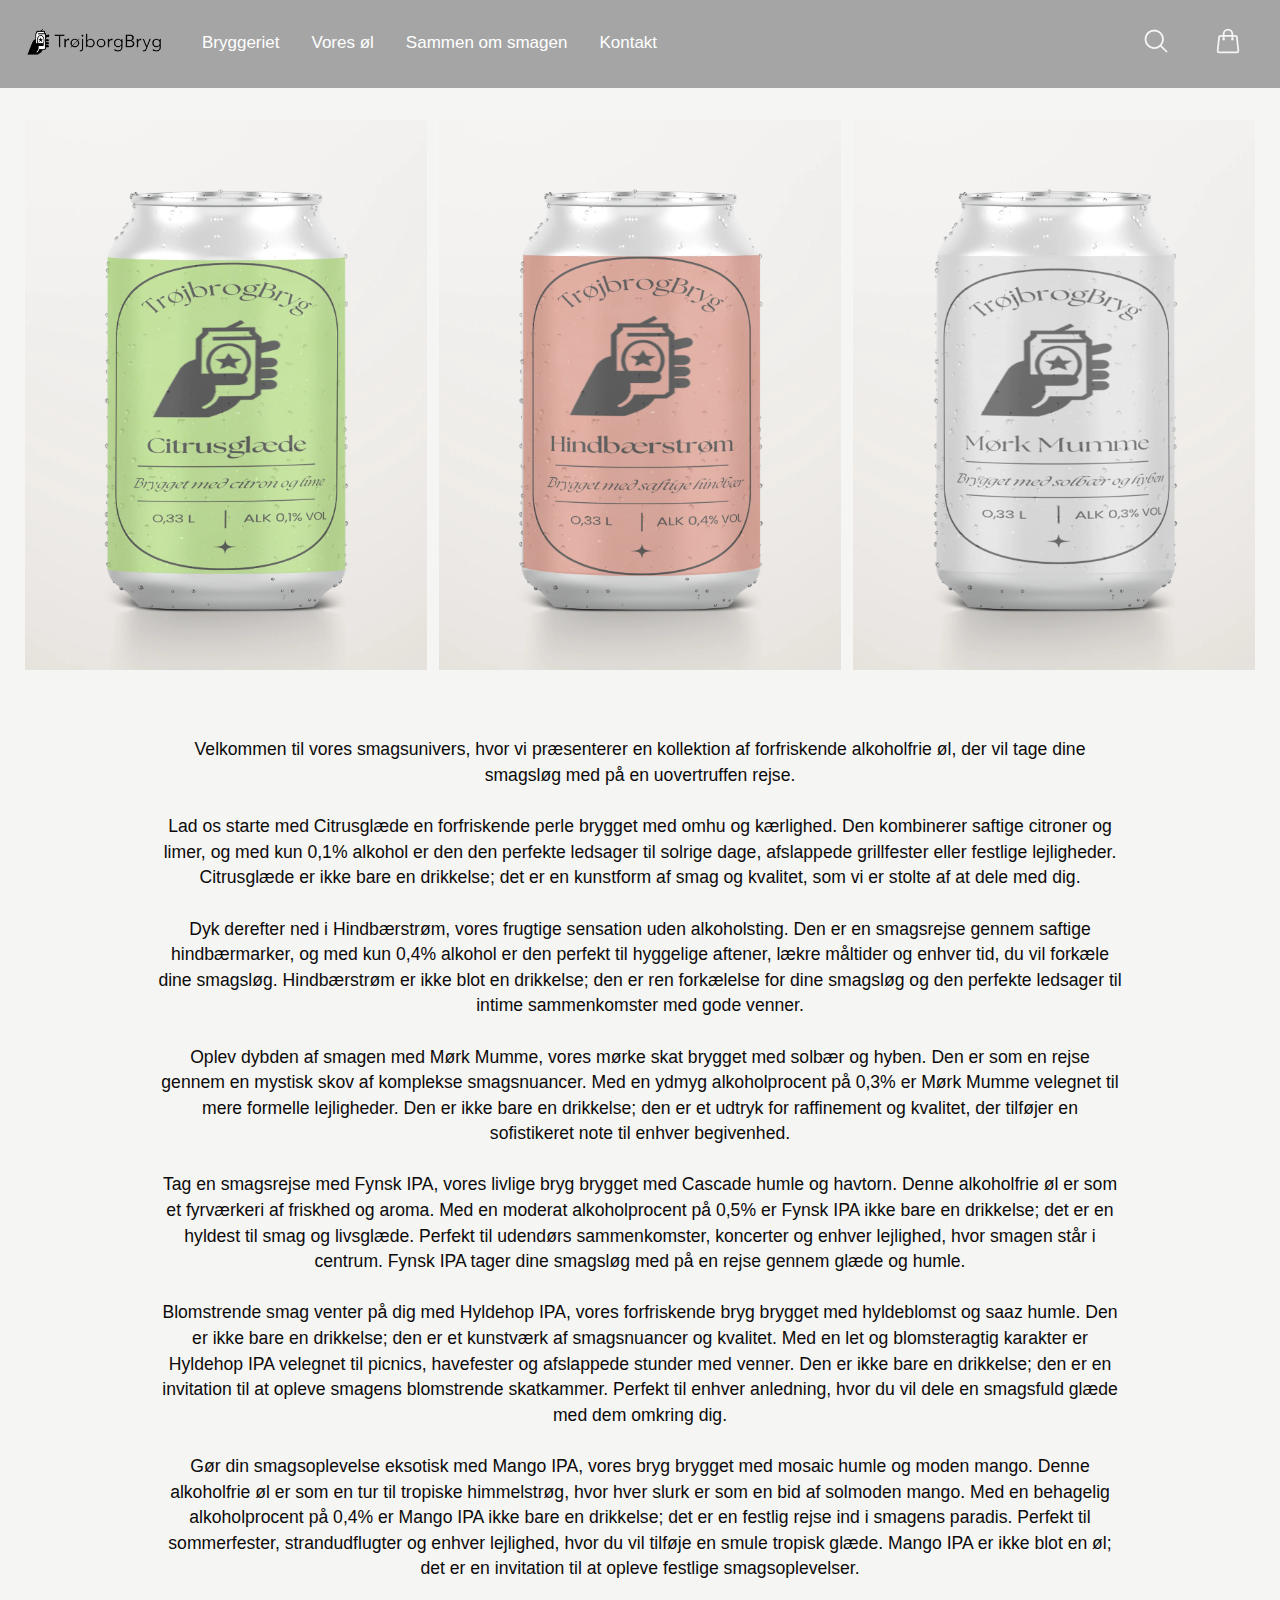
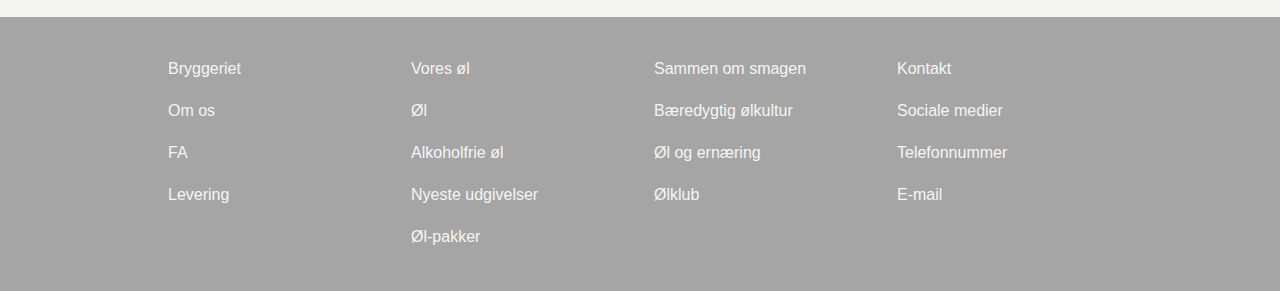
<file: ølogernæring.html>
<!DOCTYPE html>
<html lang="da">
  <!-- Deklaration af dokumenttype og sprog -->
  <head>
    <!-- Metadata, titel, favicon, stilsheets og scriptreferencer -->
    <meta charset="UTF-8" />
    <meta name="viewport" content="width=device-width, initial-scale=1.0" />
    <meta name="description" content="Alkoholfri øl fra TrøjborgBryg" />
    <meta name="keywords" content="bryggeri, alkholfri øl" />
    <title>TrøjbrogBryg</title>
    <link rel="icon" type="image/webp" href="images/logo2.webp" />
    <link rel="stylesheet" href="css/style.css" />
    <!-- Ekstern skrifttype fra Fontshare -->
    <link
      href="https://api.fontshare.com/v2/css?f%5B%5D=montserrat@500,700,701,801,200,401,301,400,601,100,101,201,800,300,600,501&display=swap"
      rel="stylesheet"
    />
    <!-- Script til mobilnavigation -->
    <script src="m.nav.js"></script>
  </head>
  <body>
    <!-- Header, hovedindhold, footer og tilbage-til-top knap -->
    <header>
      <!-- Navigationselementer, herunder logo, dropdowns og ikoner -->
      <div class="navmenu" id="mynavmenu">
        <div>
          <!-- Logo -->
          <a href="index.html"><img src="images/logo.webp" alt="logo" /></a>
        </div>
        <!-- Dropdown-menuer for forskellige sektioner -->
        <div class="skjultmenu">
          <button class="skjulknap">
            Bryggeriet
            <i class="fa fa-caret-down"></i>
          </button>
          <div class="skjultmenu-content">
            <a href="om.html">Om os</a>
            <a href="error.html">FAQ</a>
            <a href="error.html">Levering</a>
          </div>
        </div>
        <div class="skjultmenu">
          <button class="skjulknap">
            Vores øl
            <i class="fa fa-caret-down"></i>
          </button>
          <div class="skjultmenu-content">
            <a href="alkoholfri.html">Øl</a>
            <a href="alkoholfri.html">Alkoholfrie øl</a>
            <a href="alkoholfri.html">Nyeste udgivelser</a>
            <a href="error.html">Øl-pakker</a>
          </div>
        </div>
        <div class="skjultmenu">
          <button class="skjulknap">
            Sammen om smagen
            <i class="fa fa-caret-down"></i>
          </button>
          <div class="skjultmenu-content">
            <a href="kultur.html">Bæredygtig ølkultur</a>
            <a href="ølogernæring.html">Øl og ernæring</a>
            <a href="error.html">Ølklub</a>
          </div>
        </div>
        <div class="skjultmenu">
          <button class="skjulknap">
            Kontakt
            <i class="fa fa-caret-down"></i>
          </button>
          <div class="skjultmenu-content">
            <a href="error.html">Sociale medier</a>
            <a href="error.html">Telefonnummer</a>
            <a href="error.html">E-mail</a>
          </div>
        </div>
        <!-- Søge- og indkøbskurv ikoner -->
        <div class="toplinje__icons">
          <a href="error.html"
            ><button class="toplinje__search" aria-label="Søg">
              <!-- SVG-ikon for søgefunktion -->
              <svg
                xmlns="http://www.w3.org/2000/svg"
                viewBox="0 0 24 24"
                fill="currentColor"
              >
                <path
                  fill-rule="evenodd"
                  d="M10.5 3.75a6.75 6.75 0 100 13.5 6.75 6.75 0 000-13.5zM2.25 10.5a8.25 8.25 0 1114.59 5.28l4.69 4.69a.75.75 0 11-1.06 1.06l-4.69-4.69A8.25 8.25 0 012.25 10.5z"
                  clip-rule="evenodd"
                />
              </svg></button
          ></a>
          <a href="error.html"
            ><button class="toplinje__shopping" aria-label="Indkøbskurv">
              <!-- SVG-ikon for indkøbskurv -->
              <svg
                xmlns="http://www.w3.org/2000/svg"
                fill="none"
                viewBox="0 0 24 24"
                stroke-width="1.5"
                stroke="currentColor"
              >
                <path
                  stroke-linecap="round"
                  stroke-linejoin="round"
                  d="M15.75 10.5V6a3.75 3.75 0 10-7.5 0v4.5m11.356-1.993l1.263 12c.07.665-.45 1.243-1.119 1.243H4.25a1.125 1.125 0 01-1.12-1.243l1.264-12A1.125 1.125 0 015.513 7.5h12.974c.576 0 1.059.435 1.119 1.007zM8.625 10.5a.375.375 0 11-.75 0 .375.375 0 01.75 0zm7.5 0a.375.375 0 11-.75 0 .375.375 0 01.75 0z"
                />
              </svg>
            </button>
          </a>
        </div>
        <!-- Hamburger-ikon for mobilmenu -->
        <a
          href="javascript:void(0);"
          style="font-size: 35px"
          class="icon"
          onclick="myFunction()"
          >&#9776;</a
        >
      </div>
    </header>
    <main>
      <!-- Sektion med præsentation af alkoholfrie øl og deres karakteristika -->
      <section class="container">
        <div class="øl__hero">
          <section>
            <section id="ølsilder">
              <!-- Billedeslider med forskellige øltyper -->
              <div class="img-slider">
                <div class="slider-wrapper">
                  <!-- Container med billeder af forskellige øl -->
                  <div id="img-container-nova" class="img-container">
                    <img src="images/citrusglæde.webp" alt="citrusglæde" />
                    <img src="images/hindbærstrøm.webp" alt="hindbær" />
                    <img src="images/mørkmumme.webp" alt="mørkmumme" />
                    <img src="images/fynskipa.webp" alt="fynskipa" />
                    <img src="images/hyldeipa.webp" alt="hyldeipa" />
                    <img src="images/mangoipa.webp" alt="mangoipa" />
                  </div>
                </div>
              </div>
            </section>
            <!-- Beskrivelse af ølsortimentet -->
            <p>
              Velkommen til vores smagsunivers, hvor vi præsenterer en
              kollektion af forfriskende alkoholfrie øl, der vil tage dine
              smagsløg med på en uovertruffen rejse.
              <br />
              <br />Lad os starte med <strong>Citrusglæde</strong> en
              forfriskende perle brygget med omhu og kærlighed. Den kombinerer
              saftige citroner og limer, og med kun 0,1% alkohol er den den
              perfekte ledsager til solrige dage, afslappede grillfester eller
              festlige lejligheder. Citrusglæde er ikke bare en drikkelse; det
              er en kunstform af smag og kvalitet, som vi er stolte af at dele
              med dig.
              <br />
              <br />Dyk derefter ned i <strong>Hindbærstrøm</strong>, vores
              frugtige sensation uden alkoholsting. Den er en smagsrejse gennem
              saftige hindbærmarker, og med kun 0,4% alkohol er den perfekt til
              hyggelige aftener, lækre måltider og enhver tid, du vil forkæle
              dine smagsløg. Hindbærstrøm er ikke blot en drikkelse; den er ren
              forkælelse for dine smagsløg og den perfekte ledsager til intime
              sammenkomster med gode venner.
              <br />
              <br />Oplev dybden af smagen med <strong>Mørk Mumme</strong>,
              vores mørke skat brygget med solbær og hyben. Den er som en rejse
              gennem en mystisk skov af komplekse smagsnuancer. Med en ydmyg
              alkoholprocent på 0,3% er Mørk Mumme velegnet til mere formelle
              lejligheder. Den er ikke bare en drikkelse; den er et udtryk for
              raffinement og kvalitet, der tilføjer en sofistikeret note til
              enhver begivenhed.
              <br />
              <br />Tag en smagsrejse med <strong>Fynsk IPA</strong>, vores
              livlige bryg brygget med Cascade humle og havtorn. Denne
              alkoholfrie øl er som et fyrværkeri af friskhed og aroma. Med en
              moderat alkoholprocent på 0,5% er Fynsk IPA ikke bare en
              drikkelse; det er en hyldest til smag og livsglæde. Perfekt til
              udendørs sammenkomster, koncerter og enhver lejlighed, hvor smagen
              står i centrum. Fynsk IPA tager dine smagsløg med på en rejse
              gennem glæde og humle.
              <br />
              <br />Blomstrende smag venter på dig med
              <strong>Hyldehop IPA</strong>, vores forfriskende bryg brygget med
              hyldeblomst og saaz humle. Den er ikke bare en drikkelse; den er
              et kunstværk af smagsnuancer og kvalitet. Med en let og
              blomsteragtig karakter er Hyldehop IPA velegnet til picnics,
              havefester og afslappede stunder med venner. Den er ikke bare en
              drikkelse; den er en invitation til at opleve smagens blomstrende
              skatkammer. Perfekt til enhver anledning, hvor du vil dele en
              smagsfuld glæde med dem omkring dig.
              <br />
              <br />Gør din smagsoplevelse eksotisk med
              <strong>Mango IPA</strong>, vores bryg brygget med mosaic humle og
              moden mango. Denne alkoholfrie øl er som en tur til tropiske
              himmelstrøg, hvor hver slurk er som en bid af solmoden mango. Med
              en behagelig alkoholprocent på 0,4% er Mango IPA ikke bare en
              drikkelse; det er en festlig rejse ind i smagens paradis. Perfekt
              til sommerfester, strandudflugter og enhver lejlighed, hvor du vil
              tilføje en smule tropisk glæde. Mango IPA er ikke blot en øl; det
              er en invitation til at opleve festlige smagsoplevelser.
            </p>
          </section>
        </div>
      </section>
    </main>
    <!-- Pop ud footer -->
    <foot class="container">
      <div class="foot__pages">
        <div class="foot__w">
          <div class="wrap-1">
            <input type="radio" id="tab-1" name="tabs" />
            <label for="tab-1">
              <div>Lukket menu</div>
              <div class="kryds"></div>
            </label>
            <div class="content"></div>
          </div>
          <div class="wrap-5">
            <input type="radio" id="tab-5" name="tabs" />
            <label for="tab-5">
              <div>Bryggeriet</div>
              <div class="kryds"></div>
            </label>
            <div class="content">
              <a href="om.html">Om os</a>
              <a href="error.html">FAQ</a>
              <a href="error.html">Levering</a>
            </div>
          </div>
          <div class="wrap-2">
            <input type="radio" id="tab-2" name="tabs" />
            <label for="tab-2">
              <div>Vores øl</div>
              <div class="kryds"></div>
            </label>
            <div class="content">
              <a href="alkoholfri.html">Øl</a>
              <a href="alkoholfri.html">Alkoholfrie øl</a>
              <a href="alkoholfri.html">Nyeste udgivelser</a>
              <a href="error.html">Øl-pakker</a>
            </div>
          </div>
          <div class="wrap-3">
            <input type="radio" id="tab-3" name="tabs" />
            <label for="tab-3">
              <div>Sammen om smagen</div>
              <div class="kryds"></div>
            </label>
            <div class="content">
              <a href="kultur.html">Bæredygtig ølkultur</a>
              <a href="ølogernæring.html">Øl og ernæring</a>
              <a href="error.html">Ølklub</a>
            </div>
          </div>
          <div class="wrap-4">
            <input type="radio" id="tab-4" name="tabs" />
            <label for="tab-4">
              <div>Kontakt</div>
              <div class="kryds"></div>
            </label>
            <div class="content">
              <a href="error.html">Sociale medier</a>
              <a href="error.html">Telefonnummer</a>
              <a href="error.html">E-mail</a>
            </div>
          </div>
        </div>
      </div>

      <!-- Footer pages med åbne links -->

      <div class="foot__pages2">
        <div class="foot__tilpas">
          <div class="foot-1">
            <p>
              <a href="#"><strong>Bryggeriet</strong></a>
            </p>
            <p><a href="om.html">Om os</a></p>
            <p><a href="error.html">FA</a></p>
            <p><a href="error.html">Levering</a></p>
          </div>
          <div class="foot-2">
            <p>
              <a href="error.html"><strong>Vores øl</strong></a>
            </p>
            <p><a href="alkoholfri.html">Øl</a></p>
            <p><a href="alkoholfri.html">Alkoholfrie øl</a></p>
            <p><a href="alkoholfri.html">Nyeste udgivelser</a></p>
            <p><a href="error.html">Øl-pakker</a></p>
          </div>
          <div class="foot-3">
            <p>
              <a href="#"><strong>Sammen om smagen</strong></a>
            </p>
            <p>
              <a href="kultur.html">Bæredygtig ølkultur</a>
            </p>
            <p><a href="ølogernæring.html">Øl og ernæring</a></p>
            <p><a href="error.html">Ølklub</a></p>
          </div>
          <div class="foot-4">
            <p>
              <a href="#"><strong>Kontakt</strong></a>
            </p>
            <p><a href="error.html">Sociale medier</a></p>
            <p><a href="error.html">Telefonnummer</a></p>
            <p><a href="error.html">E-mail</a></p>
          </div>
        </div>
      </div>
    </foot>
    <!-- Tilbage til toppen knap -->
    <button id="toTopBtn">Tilbage til toppen</button>
    <script src="m.nav.js"></script>
  </body>
</html>
</file>
<file: css/style.css>
/*-- Reset --*/
*,
::before,
::after {
    box-sizing: border-box;
    margin: 0;
    line-height: calc(1em + 0.5rem);
}

/* Gør billeder responsive */
/* Display-blok og maksimal bredde på 100% for billeder */
img 
{
    display: block;
    max-width: 100%;
}

/* Definer farvevariabler for konsistent brug i hele dokumentet */
:root {
    --clr-black: #0c0a09;
    --clr-white: #f5f5f4;
    --clr-grey: rgb(165, 165, 165);
}

/*-- General styling --*/

/* Justering af rulning på HTML-elementet for en glidende scrolling-effekt */
html {
    scroll-behavior: smooth;
}

/* Basal styling for hele dokumentets body */
/* Skrifttype, vægt, baggrundsfarve og tekstfarve for hele dokumentets body */
body {
    font-family: 'Montserrat', sans-serif;
    font-weight: 200;
    background-color: var(--clr-white);
    color: var(--clr-black);
}

/* Justering af typografi for almindelige afsnit */
p {
    font-weight: 300;
}

/* Fjern understregning og tilpas farve til links */
a {
    text-decoration: none;
    color: var(--clr-white);
}

/* Vægtjustering for overskrifter h1, h2, h3 */
h1,
h2,
h3 {
    font-weight: 200;
}

/*-- Tilbage knappen --*/

/* Tilbage-knap styling, fast position, bundplacering, justering i forhold til viewport, skjult som standard, farver, polstring, afrunding af hjørner, markør ved pegefingercursor */
#toTopBtn {
    position: fixed;
    bottom: 20px;
    left: 50%;
    transform: translateX(-50%);
    display: none;
    background-color: var(--clr-grey); 
    color: var(--clr-white); 
    border: none;
    padding: 6px 10px;
    border-radius: 5px;
    cursor: pointer;
}

/* Hover-effekt for tilbage-knap, ændring af baggrundsfarve ved hover */
#toTopBtn:hover {
    background-color: var(--clr-black); 
}

/*--Error page--*/

/* Error page styling, flex-container, kolonnejustering, centerjustering, polstring */
.errorpage {
    display: flex;
    flex-direction: column;
    align-items: center;
    padding: 4em 1em 0 1em;
}

/* Error page overskriftsstyling, stor fontstørrelse */
.errorpage h1 {
    font-size: 3em;
}

/* Error page tekststyling, topmargin og fontstørrelse */
.errorpage p {
    margin-top: 2em;
    font-size: 1.5rem;
}

/*-- Header --*/

/* Top navigation styling, skjult overflow, baggrundsfarve, polstring */
.navmenu {
    overflow: hidden;
    background-color: rgb(165, 165, 165);
    padding: 1rem;
}

/* Top navigation billede styling, bredde, display og højre polstring */
.navmenu img {
    width: 130px;
    display: block;
    padding-right: 1rem;
}

/* Header ikon-container styling, flex-container, align-items, text-align og justify-content */
.toplinje__icons {
    display: flex;
    align-items: center;
    text-align: center;
    justify-content: flex-end;
}

/* Top navigation links styling, venstre flydende, blokdisplay, farve, tekstjustering, ingen understregning og skriftstørrelse */
.navmenu a {
    float: left;
    display: block;
    color: #f2f2f2;
    text-align: center;
    text-decoration: none;
    font-size: 17px;
}

/* Aktivt link styling, baggrundsfarve og tekstfarve */
.active {
    background-color: #04AA6D;
    color: white;
}

/* Top navigation ikon styling, skjult som standard */
.navmenu .icon {
    display: none;
}

/* skjultmenu menu styling, venstre flydende og skjult overflow */
.skjultmenu {
    float: left;
    overflow: hidden;
}

/* skjultmenu knap styling, skriftstørrelse, ingen kant og skriftfarve */
.skjultmenu .skjulknap {
    font-size: 17px;
    border: none;
    outline: none;
    color: white;
    padding: 14px 16px;
    background-color: inherit;
    font-family: inherit;
    margin: auto;
}

/* skjultmenu indhold styling, skjult som standard, positionering, baggrundsfarve, minimumsbredde, skygge og z-indeksering */
.skjultmenu-content {
    display: none;
    position: absolute;
    background-color: var(--clr-grey);
    min-width: 160px;
    box-shadow: 0px 8px 16px 0px rgba(0, 0, 0, 0.2);
    z-index: 1;
}

/* skjultmenu link styling, flyd ikke, farve, polstring, ingen understregning, tekstjustering og blokdisplay */
.skjultmenu-content a {
    float: none;
    color: var(--clr-white);
    padding: 12px 16px;
    text-decoration: none;
    display: block;
    text-align: left;
}

/* Hover-effekt for top navigation links og skjultmenu knap, ændring af baggrundsfarve og tekstfarve ved hover */
.navmenu a:hover,
.skjultmenu:hover .skjulknap {
    background-color: var(--clr-grey);
    color: var(--clr-white);
}

/* Hover-effekt for skjultmenu links, ændring af tekstfarve ved hover */
.skjultmenu-content a:hover {
    color: var(--clr-black);
}

/* skjultmenu hover-effekt, visning af skjultmenu-indhold ved hover */
.skjultmenu:hover .skjultmenu-content {
    display: block;
}

/* Søge- og indkøbskurv styling, farve, baggrundsfarve, kantløs, bredde, højde, top- og bundmargen */
.toplinje__search,
.toplinje__shopping {
    color: var(--clr-white);
    background-color: var(--clr-grey);
    border: none;
    width: 2.5rem;
    height: 2.5rem;
    margin: 8px 1rem 0 1rem;
}

/* Responsivt design til skærme under 768px bredde */
@media screen and (max-width: 768px) {
    /* Skjul top navigation links undtagen det første barn, skjultmenu knap og søgeikon samt indkøbskurv */
    .navmenu a:not(:first-child),
    .skjultmenu .skjulknap, 
    .navmenu .toplinje__search {
        display: none;
    }

    /* Vis ikon ved højre side for responsiv top navigation */
    .navmenu a.icon {
        float: right;
        display: block;
    }

    /* Justering af header ikon-container for responsivitet */
    .toplinje__icons {
        display: flex;
        justify-content: center;
        flex-direction: column;
    }
    
    /* Responsiv top navigation layout */
    .navmenu.responsive {
        position: relative;
    }

    /* Justering af ikonposition for responsiv top navigation */
    .navmenu.responsive .icon {
        position: absolute;
        right: 0;
        top: 0;
    }

    /* Visning af responsiv top navigation links, søgeikon og skjultmenu knap */
    .navmenu.responsive a, 
    .navmenu.navmenu.responsive .toplinje__search {
        float: none;
        display: block;
        text-align: left;
    }

    /* Responsiv skjultmenu layout */
    .navmenu.responsive .skjultmenu {
        float: none;
    }

    /* Positionering af responsiv skjultmenu indhold */
    .navmenu.responsive .skjultmenu-content {
        position: relative;
    }

    /* Responsiv skjultmenu knap layout */
    .navmenu.responsive .skjultmenu .skjulknap {
        display: flex;
        flex-direction: column;
        justify-content: center;
        align-items: center;
        width: 100%;
        text-align: center;
    }
}

/*-- Hero kategori --*/

/* Hero container styling, flex-container, kolonnejustering, centerjustering, tekstjustering, baggrundsbillede, baggrundsstørrelse og højde */
.hero {
    display: flex;
    flex-direction: column;
    align-items: center;
    justify-content: center;
    text-align: center;
    background-position: center center;
    background-size: cover;
    height: 300px;
}

/* Hero knap styling, baggrundsfarve, bredde, kantløs, polstring, overgang og markør ved pegefingercursor */
.hero__button {
    background-color: var(--clr-white);
    width: 10em;
    border: 1px solid var(--clr-white);
    padding: 0.3em 1em;
    transition: all 0.3s ease-in;
    cursor: pointer;
    font-family: 'Montserrat', sans-serif;
    font-weight: 300;
}

/* Hover-effekt for hero knap, ændring af baggrundsfarve og tekstfarve ved hover */
.hero__button:hover {
    background-color: transparent;
    color: var(--clr-white);
}

/* Forsidebanner baggrundsbillede o */
.hero.forside-banner {
    background-image: url(../images/forsideimage.webp);
}

/*-- Bryg --*/

/* Overskrift1 styling, farve, vægt, skrifttype, tekstjustering, fontstørrelse og polstring */
#overskrift1 {
    color: var(--clr-black);
    font-weight: 200;
    font-family: 'Montserrat', sans-serif;
    text-align: center;
    font-size: 2rem;
    padding: 4rem;
}

/* Øl container styling, flex-container, centerjustering, tekstjustering, og polstring */
.øl_container {
    display: flex;
    justify-content: center;
    text-align: center;
    align-items: center;
    padding: 0 2rem;
}

/* Øl styling, blokdisplay, automatisk margen og justering i forhold til viewport */
.øl {
    display: block;
    margin: auto;
}

/* Tekst-container1 og tekst-container2 styling, topmargin, farve, fontstørrelse, skrifttype og polstring */
.text-container1,
.text-container2 {
    margin-top: 0.3rem;
    color: #000000;
    font-size: 0.8rem;
    font-family: 'Montserrat', sans-serif;
    padding: 0 2rem;
}

/* Yderligere padding for tekst-container1 */
.text-container1 {
    padding-bottom: 2rem;
}

/* Flere øl container styling, flex-container, centerjustering, tekstjustering og polstring */
.flereøl_container {
    display: flex;
    justify-content: center;
    text-align: center;
    align-items: center;
    padding: 0 2rem;
}

/* Flere øl styling, blokdisplay og automatisk margen */
.flereøl {
    display: block;
    margin: auto;
}

/* Underoverskrift1 styling, farve, fontstørrelse, polstring, skrifttype, vægt og tekstjustering */
.underoverskrift1 {
    color: var(--clr-black);
    font-size: 1rem;
    padding: 2em;
    font-family: 'Montserrat', sans-serif;
    font-weight: 200;
    text-align: center;
}

/* Center styling, tekstjustering i midten */
.center {
    text-align: center;
}

/* Grå knap styling, baggrundsfarve, skrifttype, vægt, bredde, polstring, kantløs, markør ved pegefingercursor, justering af indhold og bundmargin */
.grey-button {
    background-color: var(--clr-grey);
    font-family: 'Montserrat', sans-serif;
    font-weight: 300;
    width: 10em;
    padding: 0.5em 2em;
    border: none;
    cursor: pointer;
    justify-content: center;
    margin-bottom: 1em;
}

/* Hover-effekt på knappen, ændring af baggrundsfarve, tekstfarve og kant ved hover */
.grey-button:hover {
    background-color: var(--clr-black);
    color: var(--clr-white);
    border: 2px solid var(--clr-white);
}

/* Overskrift2 styling, farve, vægt, skrifttype, tekstjustering, fontstørrelse og polstring */
#overskrift2 {
    color: var(--clr-black);
    font-weight: 100;
    font-family: 'Montserrat', sans-serif;
    text-align: center;
    font-size: 2rem;
    padding: 2rem 0 0rem 0;
}

/* Billedgrid container styling, flex-container, centerjustering, tekstjustering, polstring og bundmargin */
.bryg__kollage {
    display: flex;
    justify-content: center;
    flex-direction: column;
    text-align: center;
    padding: 2rem 2rem;
    margin-bottom: 4rem;
}

/* Billedgrid billede styling, bredde, blokdisplay, automatisk margen, polstring og objektfyldning */
.bryg__kollage img {
    width: 40rem;
    margin: auto;
    padding: 1.5rem 3.5rem;
    object-fit: cover;
}

/* Billedgrid overskrift3 styling, farve, fontstørrelse, skrifttype, vægt, tekstjustering, polstring og bundmargen */
.bryg__kollage h3 {
    color: var(--clr-black);
    font-size: 1em;
    font-family: 'Montserrat', sans-serif;
    font-weight: 400;
    text-align: center;
    padding-bottom: 1em;
}

/* Billedgrid knap styling, kantfarve, farve, baggrundsfarve, skrifttype, vægt, bredde, polstring, overgang og markør ved pegefingercursor */
.bryg__kollage button {
    border: 2px solid var(--clr-black);
    color: var(--clr-black);
    background-color: var(--clr-white);
    font-family: 'Montserrat', sans-serif;
    font-weight: 300;
    width: 10em;
    padding: 0.3em 0;
    transition: all 0.3s ease;
}

/* Hover-effekt på knappen, transformering ved hover */
.bryg__kollage button:hover {
    transform: translateY(-1px);
}

/* FilterSelect styling, blokdisplay, automatisk margen, baggrundsfarve, tekstjustering og centerjustering */
#filterSelect {
    display: block;
    margin: 0 auto;
    background-color: var(--clr-white);
    text-align: center;
}

  
/*-- foot --*/

/* foot menu styling, flex-container, justering af indhold, tekstjustering, polstring, toppmargin og baggrundsfarve */
.foot__pages {
    display: flex;
    justify-content: flex-start;
    align-items: flex-start;
    flex-direction: column;
    padding: 2rem;
    margin-top: 30px;
    background-color: var(--clr-grey);
}

/* Skjul anden foot-menu ved standard */
.foot__pages2 {
    display: none;
}

/* foot wrapper styling, maksimal bredde, fuld bredde, automatisk margen, fontstørrelse, polstring og baggrundsfarve */
.foot__w {
    max-width: 600px;
    width: 100%;
    margin: auto;
    font-size: 0.75em;
    padding: 1rem 2rem;
    background-color: var(--clr-grey);
}

/* Skjul inputelementer */
input {
    display: none;
}

/* Label styling, flex-container, fuld bredde, højde, markør ved pegefingercursor, ingen kant, ingen brugerudvælgelse og tekstfarve */
label {
    display: flex;
    width: 100%;
    height: 50px;
    cursor: pointer;
    border: none;
    user-select: none;
    color: var(--clr-white);
}

/* Første barn af label styling, fuld bredde, linjehøjde, skriftstørrelse og padding */
label div:first-child {
    width: 100%;
    line-height: 45px;
    font-size: 1.2em;
}

/* kryds styling, højremargin, topmargin og pseudo-elementer for linjer */
.kryds {
    margin-right: 15px;
    margin-top: 3px;
}

.kryds:before,
.kryds:after {
    content: '';
    border-top: 2px solid var(--clr-white);
    width: 15px;
    display: block;
    margin-top: 18px;
    transition: 0.3s;
}

.kryds:after {
    transform: rotate(90deg);
    margin-top: -2px;
}

/* Indhold styling, skriftstørrelse, margin, maksimal højde, oversvømmelsesskjulning, overgang og overgangstid */
.content {
    font-size: 1.2em;
    margin: 5px 5px;
    max-height: 0;
    overflow: hidden;
    transition: max-height, .5s;
}

/* Indhold link styling, fleks-container, margin og display-fleks */
.content a {
    display: flex;
    margin: 15px 0 15px 25px;
}

/* Når input er markeret, vis indhold med maksimal højde og roter krydsets før */
input:checked~.content {
    max-height: 400px;
    transition: max-height, 1s;
}

/* Når input er markeret, roter krydsets før pseudo-element */
input:checked~label .kryds:before {
    transform: rotate(180deg);
}

/* Når input er markeret, roter krydsets efter pseudo-element */
input:checked~label .kryds:after {
    transform: rotate(0deg);
}

/* Mobil navigation styling, position, top, venstre, z-index, fuld bredde, fuld højde, baggrundsfarve, skjul ved standard, justering af indhold, justering af elementer og tekstjustering */
.mobil-nav {
    position: absolute;
    top: 0;
    left: 0;
    z-index: 999;
    width: 100%;
    height: 100%;
    background-color: var(--clr-black);
    display: none;
    justify-content: center;
    align-items: center;
    text-align: center;
}

/* Mobil navigation menu styling, ingen liste-stil, ingen polstring, flex-container, kolonnejustering, justering af indhold, mellemrum og markør ved pegefingercursor */
.mobil-nav__menu {
    list-style: none;
    padding: 0;
    display: flex;
    flex-direction: column;
    justify-content: center;
    align-items: center;
    gap: 1rem;
}

/* Mobil navigation link styling, skriftstørrelse, ingen tekstudsmykning, skriftvægt, farve, bogstavafstand, overgang og farveovergangstid */
.mobil-nav__link {
    font-size: var(--size-sm);
    text-decoration: none;
    font-weight: 600;
    color: var(--clr-white);
    letter-spacing: -0.05em;
    transition: color 0.3s;
}

/* Mobil navigation link hover-effekt, farveændring ved hover */
.mobil-nav__link:hover {
    color: var(--clr-white);
}

/* Mobil navigation søgeknapp styling, bredde, højde, baggrundsfarve, farve, ingen kant og ingen tekstudsmykning */
.mobil-nav__search {
    width: 2.25rem;
    height: 2.25rem;
    background-color: var(--clr-black);
    color: var(--clr-white);
    border: none;
    display: block;
}

/* Mobil navigation indkøbskurv-knap styling, visning som blok, bredde, højde, farve, baggrundsfarve, ingen kant og ingen tekstudsmykning */
.mobil-nav__shopping {
    display: block;
    width: 2.25rem;
    height: 2.25rem;
    color: var(--clr-white);
    background-color: var(--clr-black);
    border: none;
}

/*-- Øl & Ernæring --*/

/* Fremhævet hero-sektion styling, flex-container, centerjustering, tekstjustering og midtjustering af elementer */
.øl__hero {
    display: flex;
    justify-content: center;
    flex-direction: column;
    text-align: center;
    align-items: center;
}

/* Hero-billedstyling, fuld bredde, objektdækning og højde */
.øl__hero img {
    width: 100%;
    object-fit: cover;
}

/* Hero tekststyling, skriftstørrelse og polstring */
.øl__hero p {
    font-size: 1em;
    padding: 2em;
}

/* Billede slider styling, polstring, relativ positionering og overgangseffekt */
.img-slider {
    padding: 2rem 0 2rem 0;
    position: relative;
}

/* Slider wrapper styling, bredde, automatisk margen, overflodskjulning og overgangseffekt */
.slider-wrapper {
    width: calc(100% - 50px);
    margin: 0 auto;
    overflow: auto;
}

/* Billede container styling, flex-container, overgangseffekt på transformering */
.img-container {
    display: flex;
    transition: transform 0.5s ease-in-out;
}

/* Billede styling, blokdisplay, bredde, højremargin, objektdækning og maksimal højde */
.img-container img {
    display: block;
    width: calc(98% / 3);
    margin-right: 1%;
    object-fit: cover;
    max-height: 550px;
}

/* Alkoholfri øl billede1 styling, maksimal bredde, automatisk højde, blokdisplay og margin */
.image1 {
    max-width: 170%;
    height: auto;
    display: block;
    margin-bottom: 10px;
}

/* Alkoholfri øl billede2 styling, maksimal bredde, automatisk højde, blokdisplay og margin */
.image2 {
    max-width: 170%;
    height: auto;
    display: block;
    margin-bottom: 10px;
}

/* Alkoholfri øl billede3 styling, maksimal bredde, automatisk højde, blokdisplay og margin */
.image3 {
    max-width: 170%;
    height: auto;
    display: block;
    margin-bottom: 10px;
}

/* Alkoholfri øl billede4 styling, maksimal bredde, automatisk højde, blokdisplay og margin */
.image4 {
    max-width: 170%;
    height: auto;
    display: block;
    margin-bottom: 10px;
}

/* Billede-container styling, gitterdisplay, justering af elementer, gitterkolonner, polstring, automatisk margen og maksimal bredde */
.image-container {
    display: grid;
    justify-items: center;
    grid-template-columns: 1fr 1fr;
    padding: 2rem;
    margin: auto;
    grid-gap: 10%;
    max-width: 750px;
}

/* Anden kolonne i billede-container styling, venstre marginjustering og relativ positionering */
.image-container .column2 {
    margin-left: -10px;
    position: relative;
}

/* Billede øl1 styling, maksimal bredde, bundpolstring og topmargin */
.image-øl1 {
    max-width: 75%;
    padding-bottom: 6rem;
    margin-top: 60%;
}

/* Billede øl2 styling, maksimal bredde, bundpolstring og topmargin */
.image-øl2 {
    max-width: 70%;
    padding-bottom: 6rem;
    margin-top: 35%;
}

/* Billede øl3 styling, maksimal bredde, bundpolstring og topmargin */
.image-øl3 {
    max-width: 75%;
    padding-bottom: 6rem;
    margin-top: 20%;
}

/* Billede øl4 styling, maksimal bredde, bundpolstring og topmargin */
.image-øl4 {
    max-width: 75%;
    padding-bottom: 6rem;
    margin-top: 25%;
}

/*-- Media Queries --*/

@media screen and (min-width:425px) {
    .øl__hero p {
     padding: 0em 3em;
    }
}

/*-- Mobile --*/
@media screen and (min-width: 768px) {
    .container {
        max-width: 100%;
    }

/* Ændr layoutet til en to-kolonner grid i .bryg__kollage sektionen */
    .bryg__kollage {
        display: grid;
        grid-template-columns: 1fr 1fr;
    }
    
/* Juster padding af .text-container1 sektionen */
    .text-container1 {
        padding-bottom: 1.5rem;
    }

/* Anvend generel polstring til flere sektioner */
    .øl_container,
    .flereøl_container,
    .text-container1,
    .text-container2 {
        padding: 0.3rem 4rem;
    }
    
/* Juster højden af .hero sektionen */
    .hero {
        height: 500px;
    }
    
/* Juster bredden af billedet i .bryg__kollage sektionen */
    .bryg__kollage img {
        width: 500px;
        margin: auto;
        margin: 1em;
    }

/* Juster knappens justering i .bryg__kollage sektionen */
    .bryg__kollage button {
        justify-self: center;
    }

/* Juster padding og skriftstørrelse af tekstafsnittet i .øl__hero sektionen */
    .øl__hero p {
        padding: 1em 5em;
        font-size: 1em;
    }

/* Juster skriftstørrelse af .img-title */
    .img-title {
        font-size: 2rem;
    }
}

/*-- small Desktop --*/
@media screen and (min-width: 1024px) {
    .container {
        max-width: 100%;
    }

/* Juster skriftstørrelse af #overskrift1 */
    #overskrift1 {
        font-size: 3em;
    }

/* Ændr layoutet til et grid med to kolonner i .bryg__container sektionen */
    .bryg__container {
        display: grid;
        height: auto;
        grid-template-columns: 1fr 1fr;
        grid-template-areas:
            "øl flereøl";
        padding: 0 0;
    }

/* Juster layoutet af .øl_container og .flereøl_container sektioner */
    .øl_container,
    .øl_container {
        display: grid;
        grid-area: øl;
        justify-self: center;
    }


    .flereøl_container {
        display: grid;
        grid-area: flereøl;
        justify-self: center;
    }


    .øl_container,
    .flereøl_container,
    .text-container1,
    .text-container2 {
        padding: 0 2rem;
    }

    /* Juster skriftstørrelse af .underoverskrift1 */
    .underoverskrift1 {
        font-size: 1.5rem;
    }

    /* Juster skriftstørrelse af #overskrift2 */
    #overskrift2 {
        font-size: 3em;
    }

    /* Juster bredden af billedet i .bryg__kollage sektionen */
    .bryg__kollage img {
        width: 350px;
        margin: 2em auto;
    }

    /* Juster padding og skriftstørrelse af tekstafsnittet i .øl__hero sektionen */
    .øl__hero p {
        padding: 2em 9em;
        font-size: 1.1em;
    }

    /* Juster skriftstørrelse af .foot__links */
    .foot__links {
        font-size: 1em;
    }

    /* Juster polstring af .foot__pages sektionen */
    .foot__pages {
        padding: 10% 20% 20% 20%;
    }

    /* Skjul .foot__pages sektionen og vis .foot__pages2 sektionen */
    .foot__pages {
        display: none;
    }

    .foot__pages2 {
        background-color: var(--clr-grey);
        display: flex;
        flex-direction: column;
    }

    /* Juster layoutet af .foot__tilpas sektionen */
    .foot__tilpas {
        display: flex;
        justify-content: space-between;
        align-items: flex-start;
        text-align: start;
        padding: 2rem 2rem;
        width: 1024px;
        margin: auto;
    }

    /* Animer underline på links i .foot__tilpas sektionen */
    .foot__tilpas a::after {
        content: '';
        display: block;
        width: 0;
        height: 2px;
        background: var(--clr-white);
        transition: width 0.4s;
    }

    .foot__tilpas a:hover::after {
        width: 100%;
    }

    /* Juster padding og bredde af forskellige sektioner i .foot__pages2 sektionen */
    .foot-1 p,
    .foot-2 p,
    .foot-3 p,
    .foot-4 p {
        padding: 0.5rem;
        width: 231px;
    }

    /* Juster layoutet og polstring af .foot-info sektionen */
    .foot-info {
        width: 1024px;
        margin: auto;
        display: flex;
        justify-content: center;
        text-align: center;
        padding: 1.5rem 0;
    }

    /* Juster polstring og skriftstørrelse af celler i .foot-info sektionen */
    .foot-info td {
        padding: 0 2.5rem;
        font-size: 0.75em;
    }
}

/*-- Large Desktop --*/
@media screen and (min-width: 1280px) {
    .container {
        max-width: 100%;
    }

    /* Juster bredden af navmenu img */
    .navmenu img {
        width: 170px;
    }

    /* Juster højden af .hero sektionen */
    .hero {
        height: 700px;
    }


    /* Juster padding af #overskrift1 sektionen */
    #overskrift1 {
        padding: 8rem;
    }

    /* Juster skriftstørrelse af .underoverskrift1 */
    .underoverskrift1 {
        font-size: 1.7rem;
    }

    /* Juster skriftstørrelse og padding af #overskrift2 sektionen */
    #overskrift2 {
        font-size: 3em;
        padding-top: 2em;
    }

    /* Juster bredde og padding af .grey-button sektionen */
    .grey-button {
        width: 15em;
        padding: 1em 1.5em;
    }

    /* Ændr layoutet til et grid med tre kolonner og to rækker i .bryg__kollage sektionen */
    .bryg__kollage {
        display: grid;
        grid-template-columns: 1fr 1fr 1fr;
        grid-template-rows: 1fr 1fr 1fr;
        grid-template-areas: "citrus hindbærstrøm mørkmumme" "fysnkipa hyldehopipa mangoipa";
    }

    /* Juster bredden af billedet i .bryg__kollage sektionen */
    .bryg__kollage img {
        width: 600px;
        margin: 2em auto;
    }

    /* Juster knappens justering i .bryg__kollage sektionen */
    .bryg__kollage button {
        justify-self: center;
    }

    /* Bryg-områder til forskellige billeder i .bryg__kollage sektionen */
    .bryg1 {
        grid-area: citrus;
    }

    .bryg2 {
        grid-area: hindbærstrøm;
    }

    .bryg3 {
        grid-area: mørkmumme;
    }

    .bryg4 {
        grid-area: fysnkipa;
    }

    .bryg5 {
        grid-area: hyldehopipa;
    }

    .bryg6 {
        grid-area: mangoipa;
    }

    /* Juster skriftstørrelse af tekstafsnittet i .øl__hero sektionen */
    .øl__hero p {
        font-size: 1.1em;
    }

    /* Juster højden af .øl__hero img */
    .øl__hero img {
        height: 800px;
    }

    /* Juster skriftstørrelse af .foot__links */
    .foot__links {
        font-size: 1em;
    }
}
</file>
